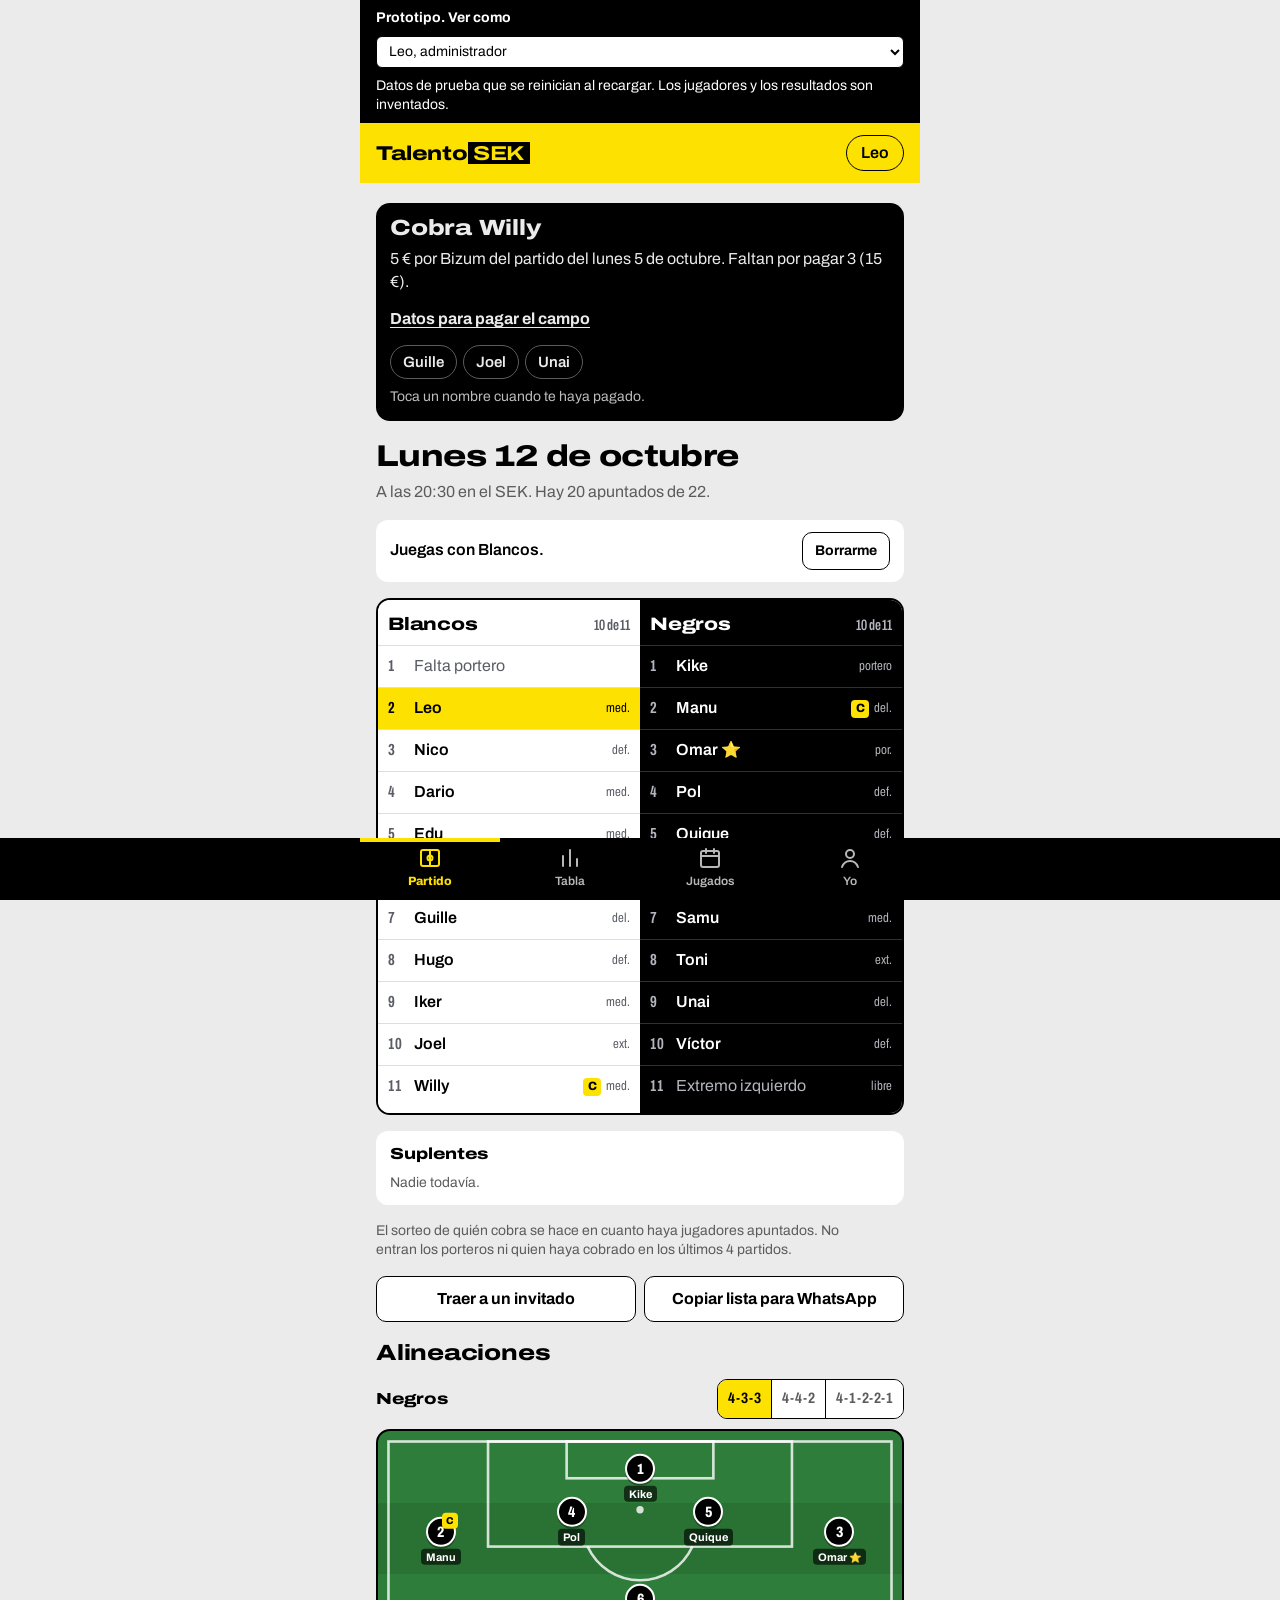
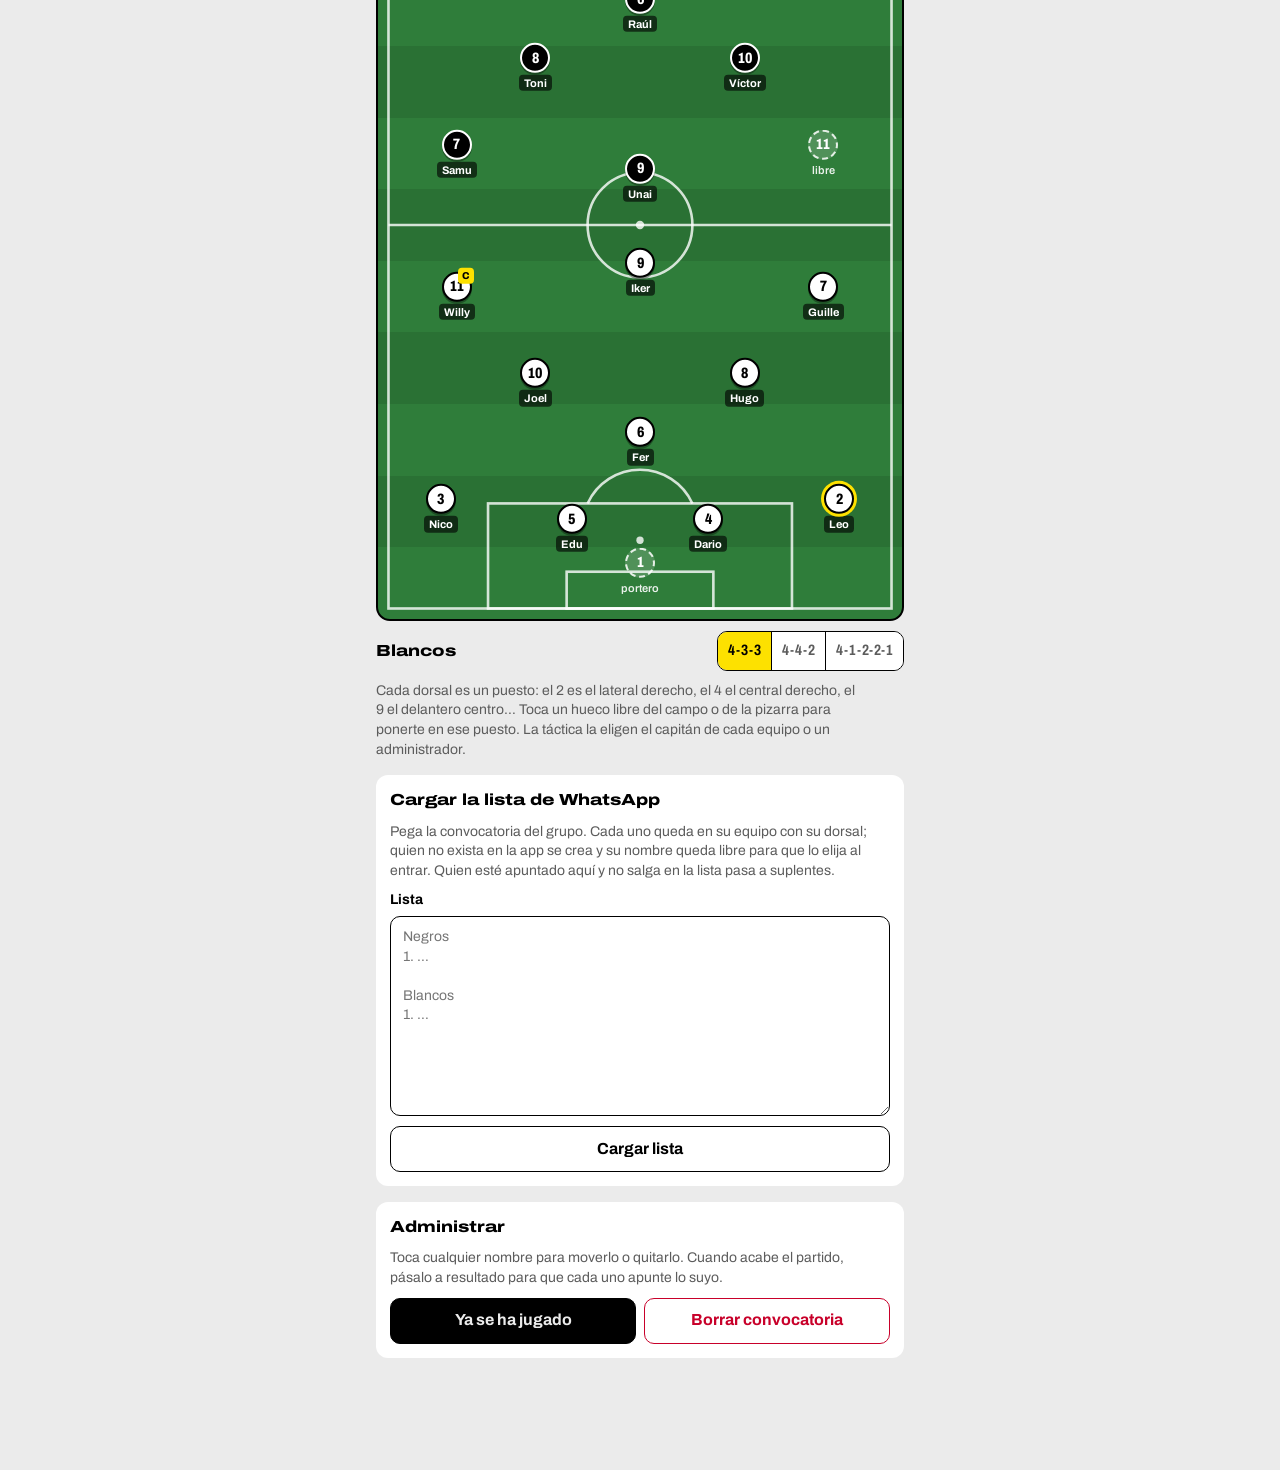
<file: demo.html>
<!doctype html>
<html lang="es">
<head>
<meta charset="utf-8">
<meta name="viewport" content="width=device-width,initial-scale=1,viewport-fit=cover">
<meta name="theme-color" content="#fde100">
<style>html{padding-top:env(safe-area-inset-top,0px)}body{margin:0}[hidden]{display:none!important}</style>
</head>
<body>
<title>TalentoSEK</title>
<link rel="stylesheet" href="https://fonts.googleapis.com/css2?family=Archivo:ital,wdth,wght@0,62..125,100..900;1,62..125,100..900&amp;display=swap">
<style>
/* TalentoSEK. Una columna de móvil; la pizarra Blancos contra Negros es la pieza central y lo demás se queda callado.
   Colores: el amarillo y el negro del Borussia Dortmund, sobre grises neutros. */
:root{
  --grada:#ebebeb; --papel:#ffffff; --suave:#f3f3f3; --tinta:#000000; --gris:#5c5c5c; --raya:#c9c9c9;
  --amarilla:#fde100; --sobre-amarilla:#000000; --roja:#c8002a; --cesped:#0a7d45;
  --blanco:#ffffff; --negro:#000000; --gris-en-blanco:#5a5d64; --gris-en-negro:#b3b6be; --raya-en-blanco:#dcdee2; --raya-en-negro:#2e3035;
  --f:"Archivo","Arial Narrow",Arial,system-ui,sans-serif;
}
@media (prefers-color-scheme: dark){
  :root:not([data-theme="light"]){
    --grada:#111111; --papel:#1f1f1f; --suave:#2b2b2b; --tinta:#ffffff; --gris:#adadad; --raya:#404040;
    --roja:#ff6176; --cesped:#3fd088; color-scheme:dark;
  }
}
:root[data-theme="dark"]{
  --grada:#111111; --papel:#1f1f1f; --suave:#2b2b2b; --tinta:#ffffff; --gris:#adadad; --raya:#404040;
  --roja:#ff6176; --cesped:#3fd088; color-scheme:dark;
}
*{box-sizing:border-box}
body{background:var(--grada);color:var(--tinta);font:400 16px/1.4 var(--f);font-stretch:100%}
h1,h2,h3,p,ul,ol,dl,dd{margin:0}
ul,ol{padding:0;list-style:none}
button,input,select,textarea{font:inherit;color:inherit}
button{cursor:pointer}
:focus-visible{outline:3px solid var(--amarilla);outline-offset:2px;box-shadow:0 0 0 5px var(--tinta)}
#app{max-width:560px;margin:0 auto;padding-inline:16px;padding-block:0 112px;display:flex;flex-direction:column;gap:20px}

/* cabecera */
.cab{display:flex;align-items:center;justify-content:space-between;gap:12px;background:var(--amarilla);color:#000;margin-inline:-16px;padding:12px 16px}
.proto + .cab{margin-top:-20px}
.marca{font-weight:800;font-stretch:125%;font-size:20px;letter-spacing:-.02em}
.marca b{background:#000;color:var(--amarilla);padding:0 5px;margin-left:1px}
.quien{border:1.5px solid #000;color:#000;background:transparent;border-radius:999px;padding:6px 14px;font-weight:600;min-height:36px;max-width:55%;overflow:hidden;text-overflow:ellipsis;white-space:nowrap}
.proto{display:flex;flex-wrap:wrap;align-items:center;gap:8px 12px;background:#000;color:#fff;margin-inline:-16px;padding:8px 16px;font-size:14px}
.proto label{font-weight:700}
.proto select{background:#fff;color:#000;border:1.5px solid #000;border-radius:6px;padding:4px 8px;min-height:32px;max-width:100%}
.proto p{flex:1 1 100%}

/* textos */
.cuando{font-weight:800;font-stretch:125%;font-size:30px;line-height:1.02;letter-spacing:-.02em;text-wrap:balance}
.donde{color:var(--gris);max-width:60ch}
.vista{display:flex;flex-direction:column;gap:16px}
.bloque{display:flex;flex-direction:column;gap:10px}
h2{font-weight:800;font-stretch:125%;font-size:22px;letter-spacing:-.01em;text-wrap:balance}
.nota{color:var(--gris);font-size:14px;max-width:60ch}
.aviso{font-weight:600}
.aviso.mal{color:var(--roja)}
.aviso.bien{color:var(--cesped)}

/* botones */
.btn{border:1.5px solid var(--tinta);background:var(--papel);border-radius:10px;padding:10px 16px;font-weight:700;min-height:46px;text-align:center}
.btn.pri{background:var(--amarilla);color:var(--sobre-amarilla);border-color:var(--sobre-amarilla)}
.btn.osc{background:var(--tinta);color:var(--grada)}
.btn.peligro{color:var(--roja);border-color:var(--roja)}
.btn.min{min-height:38px;padding:6px 12px;font-size:14px}
.btn:disabled{opacity:.5;cursor:default}
.btn.ancho{width:100%}
.fila-btn{display:flex;flex-wrap:wrap;gap:8px}
.fila-btn .btn{flex:1 1 150px}
.enlace{border:0;background:none;padding:6px 0;font-weight:700;text-decoration:underline;text-underline-offset:3px;min-height:36px}

/* mi estado */
.estado{display:flex;flex-wrap:wrap;align-items:center;justify-content:space-between;gap:10px;background:var(--papel);border-radius:12px;padding:12px 14px}
.estado p{flex:1 1 180px;min-width:0;font-weight:600}

/* la pizarra */
.pizarra{display:grid;grid-template-columns:minmax(0,1fr) minmax(0,1fr);border:2px solid var(--tinta);border-radius:14px;overflow:hidden}
.lado{padding:12px 0 6px;min-width:0}
.lado.a{background:var(--blanco);color:#000;--g:var(--gris-en-blanco);--r:var(--raya-en-blanco)}
.lado.b{background:var(--negro);color:#fff;--g:var(--gris-en-negro);--r:var(--raya-en-negro)}
.lado h3{display:flex;align-items:baseline;justify-content:space-between;gap:6px;padding:0 10px 8px;font-weight:800;font-stretch:125%;font-size:18px;letter-spacing:-.01em}
.lado h3 span{font-weight:600;font-stretch:62%;font-size:15px;color:var(--g)}
.fila{display:grid;grid-template-columns:20px minmax(0,1fr) auto;align-items:center;gap:6px;min-height:42px;padding:0 10px;border-top:1px solid var(--r);width:100%;text-align:left;background:transparent;border-inline:0;border-bottom:0;color:inherit}
.fila .n{font-stretch:62%;font-weight:700;color:var(--g);font-variant-numeric:tabular-nums}
.fila .nom{overflow:hidden;text-overflow:ellipsis;white-space:nowrap;font-weight:600}
.fila .ext{font-size:13px;font-stretch:75%;color:var(--g);white-space:nowrap}
.cap{display:inline-grid;place-items:center;width:18px;height:18px;margin-right:5px;border-radius:4px;background:var(--amarilla);color:#000;font-weight:800;font-size:12px;font-stretch:100%;vertical-align:middle}
.fila.yo .cap{background:#000;color:var(--amarilla)}
.fila.yo{background:var(--amarilla);color:#000}
.fila.yo .n,.fila.yo .ext{color:#000}
.fila.libre .nom{font-weight:400;color:var(--g)}
button.fila:hover .nom{text-decoration:underline;text-underline-offset:3px}
.sup{background:var(--papel);border-radius:12px;padding:12px 14px;display:flex;flex-direction:column;gap:8px}
.sup h3{font-weight:800;font-stretch:125%;font-size:16px}
.sup ul{display:flex;flex-wrap:wrap;gap:6px}
.ficha{border:1.5px solid var(--raya);background:transparent;border-radius:999px;padding:5px 12px;min-height:34px;font-weight:600;font-size:15px}
.ficha.yo{background:var(--amarilla);color:#000;border-color:#000}
.ficha.on{background:var(--tinta);color:var(--grada);border-color:var(--tinta)}

/* alineaciones */
.alineaciones{display:flex;flex-direction:column;gap:10px}
.tac{display:flex;flex-wrap:wrap;align-items:center;justify-content:space-between;gap:8px}
.tac-eq{font-weight:800;font-stretch:125%;font-size:16px}
.tac-v{font-weight:700;font-stretch:75%;font-size:18px}
.tac .seg{display:inline-flex;border:1.5px solid var(--tinta);border-radius:10px;overflow:hidden}
.tac .seg button{border:0;background:var(--papel);padding:7px 10px;min-height:38px;font-weight:700;font-stretch:75%;font-size:15px;color:var(--gris)}
.tac .seg button + button{border-left:1.5px solid var(--tinta)}
.tac .seg button[aria-pressed="true"]{background:var(--amarilla);color:#000}
.cancha{position:relative;width:100%;aspect-ratio:2 / 3;max-width:100%;border-radius:14px;overflow:hidden;border:2px solid var(--tinta);
  background:repeating-linear-gradient(180deg,#2f7d3a 0 9.09%,#2a7134 9.09% 18.18%)}
.cancha .lineas{position:absolute;inset:0;width:100%;height:100%}
.jg{position:absolute;transform:translate(-50%,-50%);display:flex;flex-direction:column;align-items:center;gap:2px;width:76px;padding:0;border:0;background:none;color:#fff}
.jg .dor{position:relative;display:grid;place-items:center;width:30px;height:30px;border-radius:50%;font-weight:800;font-stretch:75%;font-size:15px;box-shadow:0 2px 0 rgba(0,0,0,.35)}
.jg.a .dor{background:#fff;color:#000;border:2px solid #000}
.jg.b .dor{background:#000;color:#fff;border:2px solid #fff}
.jg.yo .dor{box-shadow:0 0 0 3px var(--amarilla),0 2px 0 rgba(0,0,0,.35)}
.jg .cap{position:absolute;top:-6px;right:-9px;width:16px;height:16px;border-radius:4px;background:var(--amarilla);color:#000;font-style:normal;font-size:10px;font-weight:800;font-stretch:100%;display:grid;place-items:center}
.jg .jn{max-width:76px;padding:1px 5px;border-radius:4px;background:rgba(0,0,0,.62);font-size:11px;font-weight:700;line-height:1.3;white-space:nowrap;overflow:hidden;text-overflow:ellipsis}
.jg .jn .sim{font-size:10px}
.jg.vacio{cursor:pointer}
.jg.vacio .dor{background:rgba(255,255,255,.16);color:#fff;border:2px dashed rgba(255,255,255,.85);box-shadow:none}
.jg.vacio .jn{background:none;font-weight:600;opacity:.9}
button.jg.vacio:hover .dor{background:rgba(253,225,0,.35)}

/* marcador */
.marcador{display:grid;grid-template-columns:minmax(0,1fr) auto minmax(0,1fr);align-items:center;gap:8px;text-align:center}
.marcador .eq{font-weight:800;font-stretch:125%;font-size:16px}
.marcador .num{font-weight:800;font-stretch:62%;font-size:84px;line-height:.9;font-variant-numeric:tabular-nums}
.marcador .raya{font-stretch:62%;font-size:44px;color:var(--gris)}
.mm{display:inline-flex;gap:6px;justify-content:center}
.mm button,.paso button{width:42px;height:42px;border:1.5px solid var(--tinta);border-radius:10px;background:var(--papel);font-weight:800;font-size:20px;line-height:1}
.mm button:disabled,.paso button:disabled{opacity:.35}
.paso{display:flex;align-items:center;justify-content:space-between;gap:10px;padding:6px 0;border-top:1px solid var(--raya)}
.paso:first-of-type{border-top:0}
.paso .ctl{display:inline-flex;align-items:center;gap:8px}
.paso output{min-width:28px;text-align:center;font-weight:800;font-stretch:62%;font-size:26px;font-variant-numeric:tabular-nums}
.tarjeta{background:var(--papel);border-radius:12px;padding:14px;display:flex;flex-direction:column;gap:10px}
.tarjeta h3{font-weight:800;font-stretch:125%;font-size:16px}

/* pagar */
.pagar{display:flex;align-items:center;gap:14px}
.pagar p{font-weight:600;min-width:0}
.pasta{flex:none;width:76px;height:76px;border-radius:50%;border:3px solid #000;background:var(--amarilla);display:grid;place-items:center;font-size:42px;line-height:1;padding:0;box-shadow:0 5px 0 #000}
.pasta:active{transform:translateY(4px);box-shadow:0 1px 0 #000}
.cobro .pasta{border-color:var(--grada);box-shadow:0 5px 0 var(--grada)}
@media (prefers-reduced-motion:no-preference){
  .pasta span{display:block;animation:baila 1.6s ease-in-out infinite}
  @keyframes baila{0%,60%,100%{transform:rotate(0)}70%{transform:rotate(-14deg)}80%{transform:rotate(12deg)}90%{transform:rotate(-6deg)}}
}

/* el Comité de Competición */
.comite{padding:7px;border-radius:14px;background:repeating-linear-gradient(-45deg,#000 0 12px,#fde100 12px 24px)}
.comite > div{background:#fde100;color:#000;border-radius:8px;padding:12px 14px;display:flex;flex-direction:column;gap:6px}
.comite .ct{font-weight:700;font-size:13px}
.comite .cf{font-weight:800;font-stretch:125%;font-size:19px;line-height:1.12;letter-spacing:-.01em;text-wrap:balance}
.comite .cd{font-weight:600;font-size:14px}
.comite.leve{background:repeating-linear-gradient(-45deg,var(--tinta) 0 12px,var(--raya) 12px 24px)}
.comite.leve > div{background:var(--papel);color:var(--tinta)}
@media (prefers-reduced-motion:no-preference){
  .comite:not(.leve){background-size:34px 34px;animation:cinta 1s linear infinite}
  @keyframes cinta{to{background-position:34px 0}}
}
.ficha small{font-weight:400;font-size:12px}

/* cobros */
.cobro{background:var(--tinta);color:var(--grada);border-radius:14px;padding:14px;display:flex;flex-direction:column;gap:8px}
.cobro .t{font-weight:800;font-stretch:125%;font-size:22px;line-height:1.05;letter-spacing:-.01em;overflow-wrap:anywhere}
.cobro .btn{border-color:var(--grada)}
.cobro .ficha{border-color:var(--gris);color:var(--grada)}
.cobro ul{display:flex;flex-wrap:wrap;gap:6px}

/* tablas */
.tablawrap{overflow-x:auto;background:var(--papel);border-radius:12px}
table{border-collapse:collapse;width:100%;font-variant-numeric:tabular-nums}
th,td{padding:10px 8px;text-align:center;white-space:nowrap;border-bottom:1px solid var(--raya)}
tbody tr:last-child th,tbody tr:last-child td{border-bottom:0}
thead th{font-weight:600;font-size:13px;color:var(--gris);padding-block:8px}
thead th.izq{text-align:left;padding-left:12px}
thead button{border:0;background:none;padding:4px 2px;font:inherit;color:inherit}
thead th[aria-sort] button{color:var(--tinta);font-weight:800;box-shadow:inset 0 -3px 0 var(--amarilla)}
tbody th{position:sticky;left:0;z-index:1;background:var(--papel);text-align:left;font-weight:600;padding-left:12px;max-width:42vw;overflow:hidden;text-overflow:ellipsis}
tbody th .pos{display:inline-block;width:22px;color:var(--gris);font-stretch:62%;font-weight:700}
tbody td{font-stretch:62%;font-weight:500;font-size:19px;color:var(--gris)}
tbody td.on{color:var(--tinta);font-weight:800}
tbody tr.yo th,tbody tr.yo td{background:var(--amarilla);color:#000}
tbody tr.yo .pos{color:#000}
tbody tr.sin th,tbody tr.sin td{color:var(--gris);font-weight:400}
.racha{display:inline-flex;gap:3px;vertical-align:middle}
.r{display:inline-grid;place-items:center;width:20px;height:20px;border-radius:50%;font-weight:800;font-size:11px;font-stretch:100%;color:#fff}
.r.v{background:#0a7d45}.r.e{background:#6b6f78}.r.d{background:#c8002a}

/* historial */
.partido{background:var(--papel);border-radius:12px;padding:14px;display:flex;flex-direction:column;gap:10px}
.partido .res{display:flex;align-items:baseline;gap:10px;font-weight:800;font-stretch:62%;font-size:44px;line-height:1;font-variant-numeric:tabular-nums}
.partido .res small{font-stretch:125%;font-size:14px;font-weight:800}
.partido .res i{font-style:normal;color:var(--gris);font-weight:500}
.dos{display:grid;grid-template-columns:repeat(2,minmax(0,1fr));gap:12px}
.dos li{font-size:15px;overflow-wrap:anywhere}
.dos li span{color:var(--gris);font-size:13px}

.partido-cab{display:flex;flex-direction:column;align-items:flex-start;gap:6px;width:100%;padding:0;border:0;background:none;text-align:left;color:inherit}
.partido-cab .res{display:flex;align-items:baseline;gap:10px;font-weight:800;font-stretch:62%;font-size:44px;line-height:1;font-variant-numeric:tabular-nums}
.partido-cab .res small{font-stretch:125%;font-size:14px;font-weight:800}
.partido-cab .res i{font-style:normal;color:var(--gris);font-weight:500}
.partido-cab .ver{font-weight:700;font-size:14px;text-decoration:underline;text-underline-offset:3px}

/* formularios */
.campo{display:flex;flex-direction:column;gap:6px}
.campo label{font-weight:700;font-size:14px}
input[type="text"],input[type="date"],input[type="search"],select,textarea{background:var(--papel);border:1.5px solid var(--tinta);border-radius:10px;padding:10px 12px;min-height:46px;width:100%;max-width:100%}
textarea{min-height:200px;font-size:14px}
.lista-nombres{display:grid;grid-template-columns:repeat(2,minmax(0,1fr));gap:8px}
.lista-nombres button{border:1.5px solid var(--tinta);background:var(--papel);border-radius:10px;padding:10px 12px;min-height:48px;font-weight:700;text-align:left;overflow:hidden;text-overflow:ellipsis;white-space:nowrap}
.lista-nombres.una{grid-template-columns:minmax(0,1fr)}
.lista-nombres.una button{white-space:normal;overflow:visible}
.lista-nombres button:disabled{border-color:var(--raya);color:var(--gris);font-weight:400}
.jug{display:flex;align-items:center;justify-content:space-between;gap:8px;padding:10px 0;border-top:1px solid var(--raya)}
.jug:first-child{border-top:0}
.jug .q{min-width:0;display:flex;flex-direction:column}
.jug .q b{font-weight:700;overflow-wrap:anywhere}
.jug .q span{font-size:13px;color:var(--gris)}

.dato{display:flex;align-items:center;justify-content:space-between;gap:10px;padding:10px 0;border-top:1px solid var(--raya)}
.dato .valor{font-weight:700;font-size:17px;overflow-wrap:anywhere;user-select:all;-webkit-user-select:all}
.dato > div{min-width:0}

.portada{display:block;width:100%;max-height:340px;object-fit:cover;border-radius:14px;border:2px solid var(--tinta)}
input[type="file"]{font-size:14px;max-width:100%}

/* barra inferior */
.barra{position:fixed;left:0;right:0;bottom:0;z-index:5;background:#000;padding-bottom:env(safe-area-inset-bottom,0px)}
.barra div{max-width:560px;margin:0 auto;display:grid;grid-template-columns:repeat(4,minmax(0,1fr))}
.barra button{border:0;background:none;padding:8px 2px 10px;display:flex;flex-direction:column;align-items:center;gap:3px;font-size:12px;font-weight:600;color:#b8b8b8;min-height:58px}
.barra svg{width:24px;height:24px;fill:none;stroke:currentColor;stroke-width:2;stroke-linecap:round;stroke-linejoin:round}
.barra button[aria-current="page"]{color:var(--amarilla);font-weight:800;box-shadow:inset 0 4px 0 var(--amarilla)}

/* hoja inferior */
.velo{position:fixed;inset:0;z-index:8;background:rgba(0,0,0,.55);border:0;width:100%;height:100%;cursor:default}
.hoja{position:fixed;left:0;right:0;bottom:0;z-index:9;max-width:560px;margin:0 auto;background:var(--papel);border:2px solid var(--tinta);border-bottom:0;border-radius:18px 18px 0 0;padding:18px 16px;padding-bottom:calc(18px + env(safe-area-inset-bottom,0px));display:flex;flex-direction:column;gap:12px;max-height:86%;overflow-y:auto}
.hoja h2{font-size:20px}
#toast{position:fixed;left:16px;right:16px;bottom:calc(84px + env(safe-area-inset-bottom,0px));z-index:12;display:flex;justify-content:center;pointer-events:none}
#toast p{background:var(--tinta);color:var(--grada);padding:10px 14px;border-radius:10px;font-weight:600;max-width:480px}
@media (prefers-reduced-motion:no-preference){
  .hoja{animation:sube .18s ease-out}
  @keyframes sube{from{transform:translateY(24px);opacity:.6}to{transform:none;opacity:1}}
}
@media (max-width:360px){.cuando{font-size:26px}.marcador .num{font-size:68px}}
</style>
<div id="app"></div>
<script>
/* Datos de prueba con nombres inventados, para enseñar la app sin datos de nadie. */
window.TS_SEED = {
  note: 'Los jugadores y los resultados son inventados.',
  admin: 'u-admin',
  field: { iban: 'ES0000000000000000000000', name: 'Club Deportivo de Ejemplo', concept: 'Fútbol 11', amount: '100' },
  tags: { 'Omar': '⭐' },
  captains: ['Willy', 'Leo', 'Manu', 'Omar'],
  poll: { q: '¿Quién llega siempre tarde?', options: ['Bruno', 'Manu', 'Toni', 'Willy'] },
  personas: [
    { uid: 'u-admin', label: 'Leo, administrador' },
    { uid: 'u-jugador', label: 'Nico, jugador' },
    { uid: 'u-nuevo', label: 'Un móvil que entra por primera vez' }
  ],
  players: [['Leo', [], 'u-admin', 'med'], ['Nico', [], 'u-jugador', 'def'], ['Bruno', [], null, 'por'], ['Dario', [], null, 'med'], ['Edu', [], null, 'med'], ['Fer', [], null, 'ext'], ['Guille', [], null, 'del'], ['Hugo', [], null, 'def'], ['Iker', [], null, 'med'], ['Joel', [], null, 'ext'], ['Kike', [], null, 'por'], ['Manu', [], null, 'del'], ['Omar', [], null, 'por'], ['Pol', [], null, 'def'], ['Quique', [], null, 'def'], ['Raúl', [], null, 'med'], ['Samu', [], null, 'med'], ['Toni', [], null, 'ext'], ['Unai', [], null, 'del'], ['Víctor', [], null, 'def'], ['Willy', [], null, 'med'], ['Xavi', [], null, 'ext'], ['Yago', [], null, 'por']],
  matches: [
    { date: '2026-10-05', status: 'closed', sa: 3, sb: 4, cob: 'Willy',
      a: [['Bruno', 1], ['Leo', 0, 1, 1, 1], ['Nico', 0, 1, 0, 1], ['Dario', 0, 1, 0, 1], ['Edu', 0, 0, 1, 1], ['Fer', 0, 0, 1, 1], ['Guille', 0], ['Hugo', 0, 0, 0, 1], ['Iker', 0, 0, 0, 1], ['Joel', 0], ['Willy', 0]],
      b: [['Kike', 1], ['Manu', 0, 2, 0, 1], ['Omar', 0, 1, 1, 1], ['Pol', 0, 1, 0, 1], ['Quique', 0, 0, 2, 1], ['Raúl', 0, 0, 1, 1], ['Samu', 0, 0, 0, 1], ['Toni', 0, 0, 0, 1], ['Unai', 0], ['Víctor', 0, 0, 0, 1], ['Xavi', 0, 0, 0, 1]] },
    { date: '2026-10-12', status: 'open',
      a: [['Leo'], ['Nico'], ['Dario'], ['Edu'], ['Fer'], ['Guille'], ['Hugo'], ['Iker'], ['Joel'], ['Willy']],
      b: [['Kike', 1], ['Manu'], ['Omar'], ['Pol'], ['Quique'], ['Raúl'], ['Samu'], ['Toni'], ['Unai'], ['Víctor']] }
  ]
};
</script>
<script>
/* Datos de prueba en memoria para el prototipo. La app real cambia este archivo por la conexión con la base de datos;
   los permisos de aquí son los mismos que tendrán las reglas de seguridad. */
window.createBackend = function () {
  'use strict';
  var seed0 = window.TS_SEED || {};
  var db = { players: {}, users: {}, admins: {}, matches: {}, entries: {}, poll: null, captains: [], field: seed0.field || null, cover: seed0.cover || null };
  var seq = 0, t0 = Date.now() - 3 * 86400000;
  function id(p) { seq++; return p + seq.toString(36) + Math.random().toString(36).slice(2, 6); }
  function add(name, aka, uid, pos) {
    var pid = id('p');
    db.players[pid] = { id: pid, name: name, aka: aka || [], uid: uid || null, guestOf: null, pos: pos || null };
    if (uid) db.users[uid] = pid;
    return pid;
  }
  // Los datos de prueba llegan aparte (window.TS_SEED) para que el código no lleve nombres dentro.
  var seed = window.TS_SEED || { players: [], admin: null, matches: [], personas: [] };
  var N = {};
  seed.players.forEach(function (r) { N[r[0]] = add(r[0], r[1], r[2], r[3]); });
  if (seed.admin) db.admins[seed.admin] = true;
  Object.keys(seed.tags || {}).forEach(function (n) { if (N[n]) db.players[N[n]].tag = seed.tags[n]; });
  if (seed.captains) db.captains = seed.captains.map(function (n) { return N[n]; }).filter(Boolean);
  if (seed.poll) db.poll = { q: seed.poll.q, options: seed.poll.options, active: true };
  function entry(t, gk, i, g, a, og, paid) { return { t: t, gk: !!gk, at: t0 + i * 60000, g: g || 0, a: a || 0, og: og || 0, paid: !!paid }; }
  // cada jugador de un partido: [nombre, portero, goles, asistencias, pagado]
  seed.matches.forEach(function (sm, k) {
    var mid = 'm' + sm.date.replace(/-/g, ''), es = {}, fin = null, i = 0;
    ['a', 'b', 's'].forEach(function (t) {
      (sm[t] || []).forEach(function (r) { es[N[r[0]]] = entry(t, r[1], k * 1000 + (i++), r[2], r[3], 0, r[4]); });
    });
    if (sm.status === 'closed') {
      fin = {};
      Object.keys(es).forEach(function (pid, j) { var e = es[pid]; if (e.t !== 's') fin[pid] = { t: e.t, gk: e.gk, g: e.g, a: e.a, og: e.og, o: j }; });
    }
    db.matches[mid] = { id: mid, date: sm.date, time: '20:30', status: sm.status, sa: sm.sa || 0, sb: sm.sb || 0, cob: sm.cob ? N[sm.cob] : null, final: fin, drawAt: null, endAt: null };
    db.entries[mid] = es;
  });

  var uid = seed.personas.length ? seed.personas[0].uid : 'u-0', watchers = [];
  function clone(o) { return JSON.parse(JSON.stringify(o)); }
  function snap() {
    return clone({
      me: { uid: uid, pid: db.users[uid] || null, isAdmin: !!db.admins[uid] },
      players: Object.keys(db.players).map(function (k) { return db.players[k]; }),
      admins: db.admins,
      poll: db.poll,
      captains: db.captains,
      field: db.field,
      cover: db.cover,
      matches: Object.keys(db.matches).map(function (k) { return db.matches[k]; }),
      entries: db.entries
    });
  }
  function emit() { var s = snap(); watchers.forEach(function (w) { w(s); }); }
  function deny(msg) { var e = new Error(msg || 'No tienes permiso para hacer eso.'); e.code = 'denied'; throw e; }
  function admin() { return !!db.admins[uid]; }
  function mine() { return db.users[uid] || null; }
  function owns(pid) { var p = db.players[pid], me = mine(); return !!p && !!me && (pid === me || p.guestOf === me); }
  function only(patch, keys) { return Object.keys(patch).every(function (k) { return keys.indexOf(k) >= 0; }); }
  function op(fn) {
    return new Promise(function (ok, ko) {
      try { var r = fn(); emit(); ok(r); } catch (e) { ko(e); }
    });
  }

  return {
    mock: true,
    personas: seed.personas,
    note: seed.note || '',
    switchUser: function (u) { uid = u; emit(); },
    watch: function (cb) { watchers.push(cb); cb(snap()); },

    claimPlayer: function (pid) {
      return op(function () {
        var p = db.players[pid];
        if (!p) deny('Ese jugador ya no existe.');
        if (mine()) deny('Este móvil ya está asociado a un jugador.');
        if (p.uid) deny('Ese nombre ya lo ha cogido otro móvil. Pide a un administrador que lo libere.');
        p.uid = uid; db.users[uid] = pid;
      });
    },
    createPlayer: function (data) {
      return op(function () {
        var name = String(data.name || '').trim().slice(0, 30);
        if (!name) deny('Escribe un nombre.');
        var pid = id('p'), p = { id: pid, name: name, aka: [], uid: null, guestOf: null, pos: null };
        if (data.guestOf) {
          if (data.guestOf !== mine() && !admin()) deny();
          p.guestOf = data.guestOf;
        } else if (!admin() || data.self) {
          if (mine()) deny('Este móvil ya está asociado a un jugador.');
          p.uid = uid; db.users[uid] = pid;
        }
        db.players[pid] = p;
        return pid;
      });
    },
    releasePlayer: function (pid) {
      return op(function () {
        var p = db.players[pid];
        if (!p) return;
        if (!admin() && pid !== mine()) deny();
        if (p.uid) delete db.users[p.uid];
        p.uid = null;
      });
    },
    updatePlayer: function (pid, patch) {
      return op(function () {
        if (!admin()) deny();
        var p = db.players[pid];
        if (!p) deny('Ese jugador ya no existe.');
        if (patch.name !== undefined) p.name = String(patch.name).trim().slice(0, 30) || p.name;
        if (patch.aka) p.aka = patch.aka;
        if (patch.tag !== undefined) p.tag = patch.tag || null;
      });
    },
    // Lo que cada jugador puede cambiar de sí mismo: su posición y su respuesta a la encuesta.
    setProfile: function (pid, patch) {
      return op(function () {
        var p = db.players[pid];
        if (!p) deny('Ese jugador ya no existe.');
        if (!admin() && pid !== mine()) deny();
        if ('pos' in patch) p.pos = patch.pos || null;
        if ('poll' in patch) p.poll = patch.poll || null;
      });
    },
    setTactic: function (mid, t, v) {
      return op(function () {
        var m = db.matches[mid];
        if (!m) deny('Ese partido ya no existe.');
        if (!admin() && !(mine() && db.entries[mid][mine()])) deny();
        m.tac = Object.assign({}, m.tac || {});
        m.tac[t] = v;
      });
    },
    setCover: function (data) {
      return op(function () {
        if (!admin()) deny();
        db.cover = data || null;
      });
    },
    setField: function (data) {
      return op(function () {
        if (!admin()) deny();
        db.field = data;
      });
    },
    setCaptains: function (order) {
      return op(function () {
        if (!admin()) deny();
        db.captains = order.slice();
      });
    },
    setPoll: function (data) {
      return op(function () {
        if (!admin()) deny();
        db.poll = { q: data.q, options: data.options, active: !!data.active };
      });
    },
    deletePlayer: function (pid) {
      return op(function () {
        var p = db.players[pid];
        if (!p) return;
        if (!admin() && !(p.guestOf && p.guestOf === mine())) deny();
        Object.keys(db.matches).forEach(function (mid) {
          var m = db.matches[mid];
          if (m.final && m.final[pid]) deny('Tiene partidos cerrados; se puede renombrar, pero no borrar.');
        });
        Object.keys(db.entries).forEach(function (mid) { delete db.entries[mid][pid]; });
        if (p.uid) delete db.users[p.uid];
        delete db.players[pid];
      });
    },
    setAdmin: function (pid, on) {
      return op(function () {
        if (!admin()) deny();
        var p = db.players[pid];
        if (!p || !p.uid) deny('Primero tiene que entrar en la app y elegir su nombre.');
        if (!on && p.uid === uid) deny('No puedes quitarte a ti mismo de administrador.');
        if (on) db.admins[p.uid] = true; else delete db.admins[p.uid];
      });
    },
    createMatch: function (data) {
      return op(function () {
        if (!admin()) deny();
        var mid = 'm' + String(data.date).replace(/-/g, '') + id('');
        db.matches[mid] = { id: mid, date: data.date, time: data.time || '20:30', status: 'open', sa: 0, sb: 0, cob: null, final: null, drawAt: data.drawAt || null, endAt: data.endAt || null, drawn: false };
        db.entries[mid] = {};
        return mid;
      });
    },
    updateMatch: function (mid, patch) {
      return op(function () {
        if (!admin()) deny();
        var m = db.matches[mid];
        if (!m) deny('Ese partido ya no existe.');
        Object.keys(patch).forEach(function (k) { m[k] = patch[k]; });
      });
    },
    advanceMatch: function (mid) {
      return op(function () {
        var m = db.matches[mid];
        if (!m) deny('Ese partido ya no existe.');
        if (!admin() && !(mine() && m.status === 'open' && m.endAt && Date.now() >= m.endAt)) deny();
        if (m.status === 'open') m.status = 'review';
      });
    },
    drawCollector: function (mid, pid) {
      return op(function () {
        var m = db.matches[mid], e = m && db.entries[mid][pid];
        if (!m) deny('Ese partido ya no existe.');
        if (!admin()) {
          if (!mine() || m.cob || m.drawn || m.status === 'closed' || !m.drawAt || Date.now() < m.drawAt) deny();
          if (!e || e.gk || (e.t !== 'a' && e.t !== 'b')) deny();
        }
        m.cob = pid; m.drawn = true;
      });
    },
    deleteMatch: function (mid) {
      return op(function () {
        if (!admin()) deny();
        delete db.matches[mid]; delete db.entries[mid];
      });
    },
    setEntry: function (mid, pid, data) {
      return op(function () {
        var m = db.matches[mid];
        if (!m) deny('Ese partido ya no existe.');
        if (!admin() && !(owns(pid) && m.status === 'open')) deny(m.status === 'open' ? undefined : 'La convocatoria ya está cerrada.');
        db.entries[mid][pid] = { t: data.t, gk: !!data.gk, at: data.at || Date.now(), g: 0, a: 0, og: 0, paid: false };
        if (data.n) db.entries[mid][pid].n = data.n;
      });
    },
    updateEntry: function (mid, pid, patch) {
      return op(function () {
        var m = db.matches[mid], e = m && db.entries[mid][pid];
        if (!e) deny('Ese jugador ya no está en el partido.');
        if (!admin()) {
          var me = mine(), late = m.status !== 'open', pay = only(patch, ['paid', 'paidBy']);
          var ok = owns(pid)
            ? (m.status === 'open' ? only(patch, ['t', 'gk', 'n']) : m.status === 'review' ? only(patch, ['g', 'a', 'og', 'paid', 'dec', 'paidBy']) : pay)
            // pagos de otros: quien cobra los marca y desmarca; cualquier jugador puede pagar por otro y deshacerlo
            : !!me && late && pay && (m.cob === me || (patch.paid === true && patch.paidBy === me) || (patch.paid === false && e.paidBy === me));
          if (!ok) deny('Eso solo puede cambiarlo un administrador.');
        }
        Object.keys(patch).forEach(function (k) { e[k] = patch[k]; });
      });
    },
    deleteEntry: function (mid, pid) {
      return op(function () {
        var m = db.matches[mid];
        if (!m || !db.entries[mid][pid]) return;
        if (!admin() && !(owns(pid) && m.status === 'open')) deny();
        delete db.entries[mid][pid];
      });
    }
  };
};
</script>
<script>
(function () {
  'use strict';
  var FEE = 5, CAP = 11, TEAM = { a: 'Blancos', b: 'Negros', s: 'Suplentes' };
  var POS = { por: 'Portero', def: 'Defensa', med: 'Mediocampista', ext: 'Extremo', del: 'Delantero' };
  var app = document.getElementById('app');
  var B = window.createBackend();
  var S = { loading: true, me: { uid: null, pid: null, isAdmin: false }, players: [], admins: {}, matches: [], entries: {} };
  var idx = {};
  var ui = { tab: 'partido', sort: 'g', onboarding: false, pending: null, pollQ: null, pollOpts: null, addNames: '', tagInput: '', wiz: null, payFor: {}, fld: null, openM: {}, importText: '', importNote: '', mergeWith: '', sheet: null, confirm: null, newName: '', guestName: '', guestTeam: 's', newDate: '', rename: '' };

  /* ---------- utilidades ---------- */
  function esc(s) {
    return String(s).replace(/[&<>"']/g, function (c) { return { '&': '&amp;', '<': '&lt;', '>': '&gt;', '"': '&quot;', "'": '&#39;' }[c]; });
  }
  function byName(a, b) { return a.name.localeCompare(b.name, 'es', { sensitivity: 'base' }); }
  function nameOf(pid) { return idx[pid] ? idx[pid].name : 'Jugador borrado'; }
  // Nombre para pintar: con el símbolo que un administrador le haya puesto a ese jugador, a su derecha.
  function nm(pid) { var p = idx[pid]; return esc(nameOf(pid)) + (p && p.tag ? ' <span class="sim">' + esc(p.tag) + '</span>' : ''); }
  function norm(s) { return String(s).normalize('NFD').replace(/[̀-ͯ]/g, '').toLowerCase().replace(/[^a-z0-9]+/g, ' ').trim(); }
  function iso(d) { var m = d.getMonth() + 1, x = d.getDate(); return d.getFullYear() + '-' + (m < 10 ? '0' : '') + m + '-' + (x < 10 ? '0' : '') + x; }
  function nextMonday() {
    // el primer lunes que quede libre: después de hoy y del último partido que ya exista
    var d = new Date(), last = S.matches.map(function (m) { return m.date; }).sort().pop();
    if (last) { var l = new Date(last + 'T12:00:00'); l.setDate(l.getDate() + 1); if (l > d) d = l; }
    d.setDate(d.getDate() + ((8 - d.getDay()) % 7));
    return iso(d);
  }
  function fmt(s, opts) {
    var d = new Date(s + 'T12:00:00');
    if (isNaN(d)) return s;
    try { var t = new Intl.DateTimeFormat('es-ES', opts).format(d).replace(',', ''); return t.charAt(0).toUpperCase() + t.slice(1); } catch (e) { return s; }
  }
  function largo(s) { return fmt(s, { weekday: 'long', day: 'numeric', month: 'long' }); }
  function corto(s) { return fmt(s, { weekday: 'short', day: 'numeric', month: 'short' }).toLowerCase(); }
  function lista(names) {
    if (names.length < 2) return names.join('');
    return names.slice(0, -1).join(', ') + ' y ' + names[names.length - 1];
  }
  function num(n, d) { try { return n.toLocaleString('es-ES', { minimumFractionDigits: d || 0, maximumFractionDigits: d || 0 }); } catch (e) { return String(n); } }

  /* ---------- lectura de datos ---------- */
  function sorted() { return S.matches.slice().sort(function (m, n) { return m.date < n.date ? -1 : m.date > n.date ? 1 : (m.id < n.id ? -1 : 1); }); }
  function closed() { return sorted().filter(function (m) { return m.status === 'closed' && m.final; }); }
  function ents(mid) { return S.entries[mid] || {}; }
  function side(m, t) {
    var src = m.status === 'closed' && m.final ? m.final : ents(m.id), out = [];
    Object.keys(src).forEach(function (pid) { if (src[pid].t === t) out.push({ pid: pid, e: src[pid] }); });
    return out.sort(function (x, y) {
      return ((y.e.gk ? 1 : 0) - (x.e.gk ? 1 : 0)) || ((x.e.at || x.e.o || 0) - (y.e.at || y.e.o || 0)) || nameOf(x.pid).localeCompare(nameOf(y.pid), 'es');
    });
  }
  function declared(m, t) {
    var o = t === 'a' ? 'b' : 'a', n = 0;
    side(m, t).forEach(function (x) { n += x.e.g || 0; });
    side(m, o).forEach(function (x) { n += x.e.og || 0; });
    return n;
  }
  // El capitán de un equipo es, de los que juegan en él, el que va primero en la jerarquía que fijan los administradores.
  function capOrder() { return (S.captains || []).filter(function (pid) { return !!idx[pid]; }); }
  function captainOf(m, t) {
    var team = {}, order = capOrder();
    side(m, t).forEach(function (x) { team[x.pid] = true; });
    for (var i = 0; i < order.length; i++) if (team[order[i]]) return order[i];
    return null;
  }
  // Sorteo de quién cobra: media hora antes del partido, entre los jugadores de campo apuntados.
  // No entran los porteros, los invitados ni quien haya cobrado en alguno de los 4 partidos anteriores.
  var SKIP = 4;
  function drawTime(m) {
    if (m.drawAt) return m.drawAt;
    var d = new Date(m.date + 'T' + (m.time || '20:30') + ':00');
    return isNaN(d) ? Infinity : d.getTime() - 30 * 60000;
  }
  function endTime(m) {
    if (m.endAt === null) return Infinity;   // reabierto a mano por un administrador: ya no pasa solo
    if (m.endAt) return m.endAt;
    var d = new Date(m.date + 'T' + (m.time || '20:30') + ':00');
    return isNaN(d) ? Infinity : d.getTime() + 90 * 60000;
  }
  function hhmm(ms) { var d = new Date(ms), h = d.getHours(), mi = d.getMinutes(); return (h < 10 ? '0' : '') + h + ':' + (mi < 10 ? '0' : '') + mi; }
  function candidates(m) {
    var field = side(m, 'a').concat(side(m, 'b')).filter(function (x) { return !x.e.gk && idx[x.pid] && !idx[x.pid].guestOf; }).map(function (x) { return x.pid; });
    var recent = sorted().filter(function (o) { return o.date < m.date && o.cob; }).slice(-SKIP).map(function (o) { return o.cob; });
    var fresh = field.filter(function (pid) { return recent.indexOf(pid) < 0; });
    return fresh.length ? fresh : field;   // si todos han cobrado hace poco, entran todos
  }
  // Datos para pagar el campo (cuenta, beneficiario, concepto e importe). Los guardan los administradores.
  function field() { var f = S.field; return f && f.iban ? f : null; }
  function iban4(s) { return String(s).replace(/\s+/g, '').replace(/(.{4})/g, '$1 ').trim(); }
  function fieldBtn(m) {
    return field() ? '<button class="enlace" data-act="sheet" data-k="field" data-mid="' + (m ? m.id : '') + '" data-fk="campo-' + (m ? m.id : 'yo') + '" style="align-self:flex-start">Datos para pagar el campo</button>' : '';
  }
  function concepto(m) {
    var f = field(), d = m ? new Date(m.date + 'T12:00:00') : null, when = '';
    if (d && !isNaN(d)) {
      var dd = d.getDate(), mm = d.getMonth() + 1;
      when = ', ' + fmt(m.date, { weekday: 'long' }).toLowerCase() + ' ' + (dd < 10 ? '0' : '') + dd + '/' + (mm < 10 ? '0' : '') + mm + '/' + d.getFullYear();
    }
    return (f.concept || 'Fútbol 11') + when;
  }
  function poll() { var p = S.poll; return p && p.active && p.q && p.options && p.options.length ? p : null; }
  function owns(pid) { var p = idx[pid], me = S.me.pid; return !!p && !!me && (pid === me || p.guestOf === me); }
  /* Dorsales y tácticas. Cada jugador de un equipo lleva un dorsal del 1 (portero) al 11, y el dorsal decide su sitio
     en el campo según la táctica del equipo. Posiciones: [distancia desde la banda derecha del equipo, profundidad
     desde su portería], ambas de 0 a 100. */
  var BASE = { pos: { 1: [50, 12], 2: [12, 28], 3: [88, 28], 4: [37, 23], 5: [63, 23] },
    names: { 1: 'Portero', 2: 'Lateral derecho', 3: 'Lateral izquierdo', 4: 'Central derecho', 5: 'Central izquierdo' } };
  var TACTICS = {
    '433': { label: '4-3-3', pos: { 6: [50, 45], 8: [30, 60], 10: [70, 60], 7: [15, 82], 9: [50, 88], 11: [85, 82] },
      names: { 6: 'Pivote', 7: 'Extremo derecho', 8: 'Interior derecho', 9: 'Delantero centro', 10: 'Interior izquierdo', 11: 'Extremo izquierdo' } },
    '442': { label: '4-4-2', pos: { 7: [12, 57], 6: [37, 51], 8: [63, 51], 11: [88, 57], 9: [35, 86], 10: [65, 86] },
      names: { 6: 'Mediocentro derecho', 7: 'Medio derecho', 8: 'Mediocentro izquierdo', 9: 'Delantero derecho', 10: 'Delantero izquierdo', 11: 'Medio izquierdo' } },
    '41221': { label: '4-1-2-2-1', pos: { 6: [50, 43], 8: [30, 57], 10: [70, 57], 7: [20, 73], 11: [80, 73], 9: [50, 88] },
      names: { 6: 'Pivote', 7: 'Extremo derecho', 8: 'Interior derecho', 9: 'Delantero centro', 10: 'Interior izquierdo', 11: 'Extremo izquierdo' } }
  };
  var TAC_ORDER = ['433', '442', '41221'];
  function tactic(m, t) { var k = m.tac && m.tac[t]; return TACTICS[k] ? k : '433'; }
  function roleName(m, t, n) { return BASE.names[n] || TACTICS[tactic(m, t)].names[n] || ''; }
  function spot(m, t, n) { return BASE.pos[n] || TACTICS[tactic(m, t)].pos[n]; }
  // Reparte el equipo en sus 11 dorsales. Quien no tiene dorsal (o choca con otro) ocupa el primer hueco libre.
  function slots(m, t, skip) {
    var arr = [], extra = [], rest = [];
    for (var i = 0; i < CAP; i++) arr.push(null);
    side(m, t).forEach(function (x) {
      if (x.pid === skip) return;
      var n = x.e.gk ? 1 : x.e.n;
      if (n >= 1 && n <= CAP && !arr[n - 1] && (n === 1) === !!x.e.gk) arr[n - 1] = x; else rest.push(x);
    });
    rest.forEach(function (x) {
      if (x.e.gk && !arr[0]) { arr[0] = x; return; }
      for (var j = 1; j < CAP; j++) if (!arr[j]) { arr[j] = x; return; }
      extra.push(x);   // sin portero y con los 10 dorsales de campo ocupados: el undécimo juega igual
    });
    return { arr: arr, extra: extra };
  }
  function size(m, t, skip) { return side(m, t).filter(function (x) { return x.pid !== skip; }).length; }
  // Dorsal de campo libre para alguien: el pedido si está libre, o el primero libre. null = sin dorsal pero cabe; false = completo.
  // Titulares: desde este partido, solo puede apuntarse en Blancos o Negros quien jugó los dos lunes anteriores;
  // el resto entra de suplente. Los administradores son la excepción y pueden subir a quien haga falta.
  var RULE_FROM = '2026-10-26';
  function lastTwo(m) { return sorted().filter(function (o) { return o.date < m.date && o.status !== 'open'; }).slice(-2); }
  function ruleOn(m) { return m.date >= RULE_FROM && lastTwo(m).length === 2; }
  function canStart(m, pid) {
    if (!ruleOn(m) || S.me.isAdmin) return true;
    return lastTwo(m).every(function (o) {
      var src = o.status === 'closed' && o.final ? o.final : ents(o.id), e = src[pid];
      return !!e && (e.t === 'a' || e.t === 'b');
    });
  }
  function benchMsg(m, who) {
    var ds = lastTwo(m).map(function (o) { return fmt(o.date, { day: 'numeric', month: 'long' }); });
    ui.sheet = { k: 'msg', title: who ? who + ' empieza en el banquillo' : 'Te toca empezar en el banquillo',
      text: 'Para apuntarse de titular hay que haber jugado los dos últimos lunes (' + lista(ds) + '). ' +
        (who ? 'Apúntalo de suplente' : 'Puedes apuntarte de suplente') + ' y un administrador puede subir a quien haga falta.' };
    render();
  }
  function fieldSlot(m, t, want, moving) {
    if (size(m, t, moving) >= CAP) return false;
    var L = slots(m, t, moving);
    if (want) return L.arr[want - 1] ? false : want;
    for (var j = 1; j < CAP; j++) if (!L.arr[j]) return j + 1;
    return null;
  }
  function gkFree(m, t, moving) { return size(m, t, moving) < CAP && !slots(m, t, moving).arr[0]; }
  function room(m, t, gk, moving) {
    if (t === 's') return true;
    return gk ? gkFree(m, t, moving) : fieldSlot(m, t, 0, moving) !== false;
  }
  function dues(m) {
    var payers = side(m, 'a').concat(side(m, 'b')).filter(function (x) { return !x.e.gk; }).map(function (x) { return x.pid; });
    if (m.settled) return { payers: payers, unpaid: [] };
    if (!S.entries[m.id]) return { payers: payers, unpaid: [], unknown: true };
    var es = ents(m.id);
    return { payers: payers, unpaid: payers.filter(function (pid) { return pid !== m.cob && !(es[pid] && es[pid].paid); }) };
  }
  function stats() {
    var rows = {};
    S.players.forEach(function (p) { rows[p.id] = { id: p.id, name: p.name, pj: 0, v: 0, e: 0, d: 0, g: 0, a: 0, ga: 0, pp: 0, pts: 0, gkpj: 0, gc: 0, cs: 0, form: [] }; });
    closed().forEach(function (m) {
      [['a', m.sa || 0, m.sb || 0], ['b', m.sb || 0, m.sa || 0]].forEach(function (t) {
        var res = t[1] > t[2] ? 'v' : t[1] < t[2] ? 'd' : 'e';
        side(m, t[0]).forEach(function (x) {
          var r = rows[x.pid];
          if (!r) return;
          r.pj++; r[res]++; r.form.push(res);
          r.g += x.e.g || 0; r.a += x.e.a || 0; r.pp += x.e.og || 0;
          if (x.e.gk) { r.gkpj++; r.gc += t[2]; if (!t[2]) r.cs++; }
        });
      });
    });
    return S.players.map(function (p) { var r = rows[p.id]; r.ga = r.g + r.a; r.pts = r.v * 3 + r.e; return r; });
  }

  /* ---------- avisos y llamadas ---------- */
  var toastEl = null, toastT = null;
  function toast(msg) {
    if (!toastEl) { toastEl = document.createElement('div'); toastEl.id = 'toast'; toastEl.setAttribute('role', 'status'); document.body.appendChild(toastEl); }
    toastEl.innerHTML = '<p>' + esc(msg) + '</p>';
    clearTimeout(toastT);
    toastT = setTimeout(function () { toastEl.innerHTML = ''; }, 4500);
  }
  function run(promise, okMsg) {
    return promise.then(function (r) { if (okMsg) toast(okMsg); return r; }, function (e) {
      toast(e && e.code === 'denied' ? e.message : 'No se ha podido guardar. Comprueba la conexión y vuelve a intentarlo.');
      return null;
    });
  }

  /* ---------- piezas de pantalla ---------- */
  var ICON = {
    partido: '<svg viewBox="0 0 24 24" aria-hidden="true"><rect x="3" y="4" width="18" height="16" rx="2"/><path d="M12 4v16M12 9.5a2.5 2.5 0 0 1 0 5a2.5 2.5 0 0 1 0-5"/></svg>',
    tabla: '<svg viewBox="0 0 24 24" aria-hidden="true"><path d="M5 20V10M12 20V4M19 20v-7"/></svg>',
    partidos: '<svg viewBox="0 0 24 24" aria-hidden="true"><rect x="3" y="5" width="18" height="16" rx="2"/><path d="M3 10h18M8 3v4M16 3v4"/></svg>',
    yo: '<svg viewBox="0 0 24 24" aria-hidden="true"><circle cx="12" cy="8" r="4"/><path d="M4 21c1.5-4 4.5-6 8-6s6.5 2 8 6"/></svg>'
  };
  function protoBar() {
    if (!B.personas) return '';
    return '<div class="proto"><label for="persona">Prototipo. Ver como</label><select id="persona" data-in="persona">' +
      B.personas.map(function (p) { return '<option value="' + p.uid + '"' + (p.uid === S.me.uid ? ' selected' : '') + '>' + esc(p.label) + '</option>'; }).join('') +
      '</select><p>Datos de prueba que se reinician al recargar. ' + esc(B.note || '') + '</p></div>';
  }
  function header() {
    return '<header class="cab"><p class="marca">Talento<b>SEK</b></p>' +
      (S.me.pid ? '<button class="quien" data-act="tab" data-t="yo" data-fk="quien">' + esc(nameOf(S.me.pid)) + '</button>'
        : '<button class="quien" data-act="identify" data-fk="quien">Elegir quién soy</button>') + '</header>';
  }
  function tabbar() {
    var L = { partido: 'Partido', tabla: 'Tabla', partidos: 'Jugados', yo: 'Yo' };
    return '<nav class="barra" aria-label="Secciones"><div>' + Object.keys(L).map(function (t) {
      return '<button data-act="tab" data-t="' + t + '" data-fk="tab-' + t + '"' + (ui.tab === t && !ui.onboarding ? ' aria-current="page"' : '') + '>' + ICON[t] + L[t] + '</button>';
    }).join('') + '</div></nav>';
  }
  function stepRow(label, value, attrs, key, max) {
    return '<div class="paso"><span>' + label + '</span><span class="ctl">' +
      '<button type="button" ' + attrs + ' data-d="-1" data-fk="' + key + '-m" aria-label="Quitar uno de ' + label.toLowerCase() + '"' + (value <= 0 ? ' disabled' : '') + '>−</button>' +
      '<output>' + value + '</output>' +
      '<button type="button" ' + attrs + ' data-d="1" data-fk="' + key + '-p" aria-label="Añadir uno a ' + label.toLowerCase() + '"' + (value >= (max || 30) ? ' disabled' : '') + '>+</button></span></div>';
  }

  /* ---------- la pizarra ---------- */
  function extra(m, x) {
    var p = idx[x.pid] || {};
    if (m.status === 'open') return x.e.gk ? 'portero' : p.guestOf ? 'inv.' : (p.pos && POS[p.pos] ? p.pos + '.' : '');   // abreviado para no comerse el nombre
    var bits = [];
    if (x.e.g) bits.push(x.e.g + 'g');
    if (x.e.a) bits.push(x.e.a + 'a');
    if (x.e.og) bits.push(x.e.og + 'pp');
    if (x.e.paid) bits.push('<span title="Ha pagado">💵</span>');
    return bits.join(' ') || (x.e.gk ? 'portero' : '');
  }
  var CAP_BADGE = '<span class="cap" title="Capitán">C</span>';
  function fila(m, n, x, cap) {
    var can = m.status !== 'closed' && (S.me.isAdmin || owns(x.pid));
    var inner = '<span class="n">' + n + '</span><span class="nom">' + nm(x.pid) + '</span><span class="ext">' + (cap === x.pid ? CAP_BADGE : '') + extra(m, x) + '</span>';
    var cls = 'fila' + (x.pid === S.me.pid ? ' yo' : '');
    return can
      ? '<li><button class="' + cls + '" data-act="sheet-entry" data-mid="' + m.id + '" data-pid="' + x.pid + '" data-fk="f-' + m.id + x.pid + '">' + inner + '</button></li>'
      : '<li><div class="' + cls + '">' + inner + '</div></li>';
  }
  function libre(m, t, n) {
    var role = n === 1 ? 'Falta portero' : roleName(m, t, n);
    return '<li><button class="fila libre" data-act="join" data-mid="' + m.id + '" data-t="' + t + '" data-n="' + n + '" data-fk="l-' + t + n + '" aria-label="Apuntarme en ' +
      TEAM[t] + ' de ' + esc(roleName(m, t, n).toLowerCase()) + '"><span class="n">' + n + '</span><span class="nom">' + esc(role) + '</span><span class="ext">' + (n === 1 ? '' : 'libre') + '</span></button></li>';
  }
  function lado(m, t) {
    var L = slots(m, t), count = side(m, t).length, full = count >= CAP, open = m.status === 'open', cap = captainOf(m, t), html = '';
    for (var i = 0; i < CAP; i++) {
      if (L.arr[i]) html += fila(m, i + 1, L.arr[i], cap);
      else if (open && !full) html += libre(m, t, i + 1);
      else if (i === 0) html += '<li><div class="fila libre"><span class="n">1</span><span class="nom">Sin portero</span><span class="ext"></span></div></li>';
    }
    L.extra.forEach(function (x) { html += fila(m, '–', x, cap); });
    return '<section class="lado ' + t + '" aria-label="' + TEAM[t] + '"><h3>' + TEAM[t] + ' <span>' + count + (open ? ' de ' + CAP : '') + '</span></h3><ol>' + html + '</ol></section>';
  }
  function pizarra(m) { return '<div class="pizarra">' + lado(m, 'a') + lado(m, 'b') + '</div>'; }

  var CANCHA = '<svg class="lineas" viewBox="0 0 100 150" preserveAspectRatio="none" aria-hidden="true"><g fill="none" stroke="rgba(255,255,255,.8)" stroke-width=".5">' +
    '<rect x="2" y="2" width="96" height="146"/><line x1="2" y1="75" x2="98" y2="75"/><circle cx="50" cy="75" r="10"/>' +
    '<rect x="21" y="2" width="58" height="20"/><rect x="36" y="2" width="28" height="7"/><rect x="21" y="128" width="58" height="20"/><rect x="36" y="141" width="28" height="7"/>' +
    '<path d="M40 22 A11 11 0 0 0 60 22"/><path d="M40 128 A11 11 0 0 1 60 128"/></g>' +
    '<g fill="rgba(255,255,255,.8)"><circle cx="50" cy="75" r=".8"/><circle cx="50" cy="15" r=".7"/><circle cx="50" cy="135" r=".7"/></g></svg>';
  function campo(m) {
    var open = m.status === 'open', html = '';
    ['a', 'b'].forEach(function (t) {
      var L = slots(m, t), cap = captainOf(m, t), full = side(m, t).length >= CAP;
      for (var n = 1; n <= CAP; n++) {
        var p = spot(m, t, n), x = L.arr[n - 1];
        // Blancos atacan hacia arriba desde la mitad de abajo; Negros, hacia abajo desde la de arriba.
        var left = t === 'a' ? 100 - p[0] : p[0], top = t === 'a' ? 100 - p[1] / 2 : p[1] / 2;
        var style = ' style="left:' + left + '%;top:' + top + '%"', title = roleName(m, t, n);
        if (x) {
          html += '<div class="jg ' + t + (x.pid === S.me.pid ? ' yo' : '') + '"' + style + ' title="' + esc(title) + '"><span class="dor">' + n +
            (cap === x.pid ? '<i class="cap">C</i>' : '') + '</span><span class="jn">' + nm(x.pid) + '</span></div>';
        } else if (open && !full) {
          html += '<button class="jg ' + t + ' vacio"' + style + ' data-act="join" data-mid="' + m.id + '" data-t="' + t + '" data-n="' + n + '" data-fk="c-' + t + n + '" aria-label="Apuntarme en ' +
            TEAM[t] + ' de ' + esc(title.toLowerCase()) + '" title="' + esc(title) + '"><span class="dor">' + n + '</span><span class="jn">' + (n === 1 ? 'portero' : 'libre') + '</span></button>';
        }
      }
    });
    var bar = ['b', 'a'].map(function (t) {
      var can = S.me.isAdmin || (S.me.pid && captainOf(m, t) === S.me.pid), cur = tactic(m, t);
      return '<div class="tac"><span class="tac-eq">' + TEAM[t] + '</span>' + (can
        ? '<span class="seg" role="group" aria-label="Táctica de ' + TEAM[t] + '">' + TAC_ORDER.map(function (k) {
            return '<button data-act="tac" data-mid="' + m.id + '" data-t="' + t + '" data-v="' + k + '" data-fk="tac-' + t + k + '" aria-pressed="' + (cur === k) + '">' + TACTICS[k].label + '</button>';
          }).join('') + '</span>'
        : '<span class="tac-v">' + TACTICS[cur].label + '</span>') + '</div>';
    });
    return '<section class="alineaciones" aria-label="Alineaciones"><h2>Alineaciones</h2>' + bar[0] +
      '<div class="cancha">' + CANCHA + html + '</div>' + bar[1] +
      '<p class="nota">Cada dorsal es un puesto: el 2 es el lateral derecho, el 4 el central derecho, el 9 el delantero centro… ' +
      (open ? 'Toca un hueco libre del campo o de la pizarra para ponerte en ese puesto. ' : '') + 'La táctica la eligen el capitán de cada equipo o un administrador.</p></section>';
  }

  /* ---------- pestaña Partido ---------- */
  function cobros() {
    var ms = closed().reverse().filter(function (m) { return !!m.cob; });
    return ms.map(function (m, i) {
      var d = dues(m);
      if (d.unknown || (!d.unpaid.length && i > 0)) return '';
      var meOwes = d.unpaid.indexOf(S.me.pid) >= 0;
      return '<section class="cobro" aria-label="Pagos"><p class="t">Cobra ' + esc(nameOf(m.cob)) + '</p>' +
        '<p>' + FEE + ' € por Bizum del partido del ' + esc(largo(m.date).toLowerCase()) + '. ' +
        (d.unpaid.length ? 'Faltan por pagar ' + d.unpaid.length + ' (' + (d.unpaid.length * FEE) + ' €).' : 'Han pagado todos.') + '</p>' + fieldBtn(m) +
        (d.unpaid.length ? '<ul>' + d.unpaid.map(function (pid) {
          return (S.me.isAdmin || m.cob === S.me.pid)
            ? '<li><button class="ficha" data-act="pay" data-mid="' + m.id + '" data-pid="' + pid + '" data-v="1" data-fk="pay-' + m.id + pid + '" aria-label="Marcar que ' + esc(nameOf(pid)) + ' ha pagado">' + esc(nameOf(pid)) + '</button></li>'
            : '<li><span class="ficha">' + esc(nameOf(pid)) + '</span></li>';
        }).join('') + '</ul>' : '') +
        ((S.me.isAdmin || m.cob === S.me.pid) && d.unpaid.length ? '<p class="nota" style="color:inherit;opacity:.8">Toca un nombre cuando te haya pagado.</p>' : '') +
        (meOwes ? payButton(m, 'yapague-' + m.id) : '') +
        '</section>';
    }).join('');
  }
  function miEstado(m) {
    if (!S.me.pid) return '<div class="estado"><p>Elige quién eres para apuntarte.</p><button class="btn pri" data-act="identify" data-fk="ident2">Elegir quién soy</button></div>';
    var e = ents(m.id)[S.me.pid], ask = idx[S.me.pid] && !idx[S.me.pid].pos
      ? '<div class="estado"><p>Todavía no has dicho de qué juegas.</p><button class="btn min" data-act="ask-pos" data-fk="askpos">Elegir posición</button></div>' : '';
    if (!e && !canStart(m, S.me.pid)) return ask + '<div class="estado"><p>No jugaste los dos últimos lunes, así que esta vez entras de suplente.</p><button class="btn min" data-act="join" data-mid="' + m.id + '" data-t="s" data-fk="sup2">Apuntarme de suplente</button></div>';
    if (!e) return ask + '<div class="estado"><p>No estás apuntado. Toca un hueco libre de la pizarra.</p></div>';
    var txt = e.t === 's' ? 'Estás de suplente.' : e.gk ? 'Eres el portero de ' + TEAM[e.t] + '.' : 'Juegas con ' + TEAM[e.t] + '.';
    return ask + '<div class="estado"><p>' + txt + '</p><button class="btn min" data-act="leave" data-mid="' + m.id + '" data-pid="' + S.me.pid + '" data-fk="salir">Borrarme</button></div>';
  }
  function suplentes(m) {
    var s = side(m, 's'), meIn = !!ents(m.id)[S.me.pid];
    return '<div class="sup"><h3>Suplentes</h3>' +
      (s.length ? '<ul>' + s.map(function (x) {
        var can = S.me.isAdmin || owns(x.pid), cls = 'ficha' + (x.pid === S.me.pid ? ' yo' : '');
        return '<li>' + (can ? '<button class="' + cls + '" data-act="sheet-entry" data-mid="' + m.id + '" data-pid="' + x.pid + '" data-fk="f-' + m.id + x.pid + '">' + nm(x.pid) + '</button>'
          : '<span class="' + cls + '">' + nm(x.pid) + '</span>') + '</li>';
      }).join('') + '</ul>' : '<p class="nota">Nadie todavía.</p>') +
      (m.status === 'open' && S.me.pid && !meIn ? '<button class="enlace" data-act="join" data-mid="' + m.id + '" data-t="s" data-gk="0" data-fk="join-s">Apuntarme de suplente</button>' : '') + '</div>';
  }
  /* ---------- cargar la lista de WhatsApp (administradores) ---------- */
  var HIDDEN = /[​-‏⁠-⁯﻿]/g;
  function cleanName(s) {
    var n = String(s).replace(HIDDEN, '').replace(/<[^>]*>/g, '').replace(/[^\p{L}\p{N} .'"-]/gu, '').replace(/\s+/g, ' ').replace(/^[ .-]+|[ .-]+$/g, '');
    return n ? (n.charAt(0).toUpperCase() + n.slice(1)).slice(0, 30) : '';
  }
  function parseList(text) {
    var sec = null, out = { a: [], b: [], s: [] };
    String(text).split(/\r?\n/).forEach(function (line) {
      var l = line.replace(HIDDEN, '').trim(), bare = norm(l);
      if (/^blancos?\b/.test(bare) && bare.length < 20) { sec = 'a'; return; }
      if (/^negros?\b/.test(bare) && bare.length < 20) { sec = 'b'; return; }
      if (/^suplente/.test(bare)) { sec = 's'; return; }
      if (!sec) return;
      var m = l.match(/^(\d{1,2})\s*[.):-]*\s*(.*)$/), name = cleanName(m ? m[2] : (sec === 's' ? l : ''));
      if (!name) return;
      if (sec === 's') out.s.push(name); else out[sec].push([m ? +m[1] : 0, name]);
    });
    return out;
  }
  function findPlayer(name, pool) {
    var n = norm(name);
    for (var i = 0; i < pool.length; i++) {
      if (norm(pool[i].name) === n) return pool[i];
      if ((pool[i].aka || []).some(function (a) { return norm(a) === n; })) return pool[i];
    }
    return null;
  }
  function importBox(m) {
    return '<form class="tarjeta" data-form="import" data-mid="' + m.id + '"><h3>Cargar la lista de WhatsApp</h3>' +
      '<p class="nota">Pega la convocatoria del grupo. Cada uno queda en su equipo con su dorsal; quien no exista en la app se crea y su nombre queda libre para que lo elija al entrar. Quien esté apuntado aquí y no salga en la lista pasa a suplentes.</p>' +
      (ui.importNote ? '<p class="aviso">' + esc(ui.importNote) + '</p>' : '') +
      '<div class="campo"><label for="imp-' + m.id + '">Lista</label><textarea id="imp-' + m.id + '" data-in="importText" placeholder="Negros&#10;1. …&#10;&#10;Blancos&#10;1. …">' + esc(ui.importText) + '</textarea></div>' +
      '<button class="btn" type="submit">Cargar lista</button></form>';
  }
  function convocatoria(m) {
    var n = side(m, 'a').length + side(m, 'b').length;
    return '<section class="vista" aria-label="Convocatoria"><div class="bloque"><h1 class="cuando">' + esc(largo(m.date)) + '</h1>' +
      '<p class="donde">A las ' + esc(m.time || '20:30') + ' en el SEK. Hay ' + n + ' apuntados de ' + (CAP * 2) + '.</p></div>' +
      miEstado(m) + pizarra(m) + suplentes(m) + sorteoLine(m) +
      (ruleOn(m) ? '<p class="nota">De titular solo pueden apuntarse quienes jugaron los dos últimos lunes; el resto, de suplente.</p>' : '') +
      (isFinite(endTime(m)) ? '<p class="nota">A las ' + hhmm(endTime(m)) + ', al acabar el partido, se abre solo el resultado para apuntar goles y pagos.</p>' : '') +
      '<div class="fila-btn">' + (S.me.pid ? '<button class="btn" data-act="sheet" data-k="guest" data-mid="' + m.id + '" data-fk="inv">Traer a un invitado</button>' : '') +
      '<button class="btn" data-act="copy" data-mid="' + m.id + '" data-fk="copy">Copiar lista para WhatsApp</button></div>' +
      campo(m) +
      (S.me.isAdmin ? importBox(m) : '') +
      (S.me.isAdmin ? '<div class="tarjeta"><h3>Administrar</h3><p class="nota">Toca cualquier nombre para moverlo o quitarlo. Cuando acabe el partido, pásalo a resultado para que cada uno apunte lo suyo.</p>' +
        '<div class="fila-btn"><button class="btn osc" data-act="status" data-mid="' + m.id + '" data-v="review" data-fk="jugado">Ya se ha jugado</button>' +
        (ui.confirm === 'del-' + m.id
          ? '<button class="btn peligro" data-act="del-match" data-mid="' + m.id + '" data-fk="delyes">Sí, borrar</button><button class="btn" data-act="confirm" data-v="" data-fk="delno">Cancelar</button>'
          : '<button class="btn peligro" data-act="confirm" data-v="del-' + m.id + '" data-fk="del">Borrar convocatoria</button>') + '</div></div>' : '') +
      '</section>';
  }
  var COMITE = {
    sobra: [
      'El Comité de Competición está investigando al egocéntrico que se suma goles o asistencias.',
      'El VAR ha revisado la jugada: aquí sobra un gol y alguien lo sabe.',
      'Hay más goles apuntados que balones entraron. Que el Pichichi de la imaginación dé un paso al frente.',
      'La liga no reconoce los goles marcados en el vestuario.',
      'Alguien confunde un tiro al palo con un gol. El Comité ya tiene su nombre.',
      'Los goles del calentamiento no cuentan. El Comité ha abierto expediente.',
      'Se busca delantero con más goles en la app que en el campo.'
    ],
    pases: [
      'Hay más asistencias que goles. Dar el pase al que da el pase no cuenta.',
      'El Comité recuerda que sacar de banda no es una asistencia.',
      'Gritar «¡sola!» desde tu campo tampoco es asistencia. Expediente abierto.'
    ],
    falta: [
      'Hay goles huérfanos. Su autor es demasiado humilde o no se acuerda de lo que hizo anoche.',
      'El Comité busca al goleador anónimo. Recompensa: salir en la tabla.',
      'Faltan goles por reclamar. Que no os dé vergüenza, para una vez que marcáis.',
      'El acta no cuadra: alguien marcó y se ha ido a casa sin decir nada.'
    ]
  };
  function pick(list, seed) {
    var h = 7;
    for (var i = 0; i < seed.length; i++) h = (h * 31 + seed.charCodeAt(i)) >>> 0;
    return list[h % list.length];
  }
  function goles(n) { return n === 1 ? '1 gol' : n + ' goles'; }
  function cuadre(m) {
    if (!m.scored) {
      return '<p class="nota">' + (S.me.isAdmin ? 'Pon el marcador para que la app compruebe si los goles apuntados cuadran.' : 'Cuando un administrador ponga el marcador, la app comprobará si los goles apuntados cuadran.') + '</p>' +
        (S.me.isAdmin ? '<button class="btn min" data-act="scored" data-mid="' + m.id + '" data-fk="scored" style="align-self:flex-start">El marcador está bien así</button>' : '');
    }
    var sobra = [], falta = [], pases = [], seed = m.id;
    ['a', 'b'].forEach(function (t) {
      var off = t === 'a' ? (m.sa || 0) : (m.sb || 0), dec = declared(m, t), as = 0;
      side(m, t).forEach(function (x) { as += x.e.a || 0; });
      seed += t + dec + '-' + as + '-' + off;
      if (dec > off) sobra.push('En ' + TEAM[t] + ' hay ' + goles(dec - off) + ' de más.');
      else if (dec < off) falta.push('En ' + TEAM[t] + ' ' + (off - dec === 1 ? 'falta 1 gol' : 'faltan ' + (off - dec) + ' goles') + ' por apuntar.');
      if (as > off) pases.push('En ' + TEAM[t] + ' hay ' + as + ' asistencias para ' + goles(off) + '.');
    });
    if (!sobra.length && !falta.length && !pases.length) return '<p class="aviso bien">Los goles apuntados cuadran con el marcador.</p>';
    var box = function (cls, frase, detalle) {
      return '<div class="comite' + cls + '" role="alert"><div><p class="ct">Comité de Competición</p><p class="cf">' + esc(frase) + '</p><p class="cd">' + esc(detalle.join(' ')) + '</p></div></div>';
    };
    return (sobra.length ? box('', pick(COMITE.sobra, seed), sobra) : '') +
      (pases.length ? box('', pick(COMITE.pases, seed), pases) : '') +
      (falta.length ? box(' leve', pick(COMITE.falta, seed), falta) : '');
  }
  // Cada jugador contesta primero si ha marcado o asistido; hasta entonces no se le ofrece pagar.
  function declaredFlag(m, e) {
    if (e && e.dec) return true;
    try { return localStorage.getItem('ts-dec-' + m.id + '-' + S.me.pid) === '1'; } catch (err) { return false; }
  }
  function resumen(e) {
    var bits = [];
    if (e.g) bits.push(goles(e.g));
    if (e.a) bits.push(e.a === 1 ? '1 asistencia' : e.a + ' asistencias');
    if (e.og) bits.push(e.og === 1 ? '1 gol en propia puerta' : e.og + ' goles en propia puerta');
    return bits.length ? 'Has apuntado ' + lista(bits) + '.' : 'Has dicho que ni gol ni asistencia.';
  }
  function misNumeros(m) {
    var e = ents(m.id)[S.me.pid];
    if (!e || e.t === 's') return '';
    var w = ui.wiz && ui.wiz.mid === m.id ? ui.wiz : null, at = 'data-mid="' + m.id + '"';
    if (w) {
      var st = 'data-act="wiz" ' + at;
      return '<div class="tarjeta"><h3>¿Cuántos?</h3>' +
        stepRow('Goles', w.g, st + ' data-k="g"', 'wz-g') + stepRow('Asistencias', w.a, st + ' data-k="a"', 'wz-a') + stepRow('En propia puerta', w.og, st + ' data-k="og"', 'wz-og', 9) +
        '<div class="fila-btn"><button class="btn pri" data-act="wiz-ok" ' + at + ' data-fk="wz-ok">Guardar mis números</button><button class="btn" data-act="wiz-no" data-fk="wz-no">Cancelar</button></div></div>';
    }
    if (!declaredFlag(m, e)) {
      return '<div class="tarjeta"><h3>¿Has marcado gol o dado alguna asistencia?</h3><div class="fila-btn">' +
        '<button class="btn pri" data-act="wiz-yes" ' + at + ' data-fk="wz-si">Sí</button><button class="btn" data-act="wiz-none" ' + at + ' data-fk="wz-nada">No</button></div>' +
        '<p class="nota">En cuanto contestes podrás apuntar tu pago.</p></div>';
    }
    return '<div class="tarjeta"><h3>Tus números</h3><p class="aviso">' + resumen(e) + '</p>' +
      '<button class="enlace" data-act="wiz-yes" ' + at + ' data-fk="wz-cambiar" style="align-self:flex-start">Cambiar mis números</button></div>';
  }
  function payButton(m, key) {
    return '<div class="pagar"><button class="pasta" data-act="pay" data-mid="' + m.id + '" data-pid="' + S.me.pid + '" data-v="1" data-fk="' + key + '" aria-label="Ya he pagado">' +
      '<span aria-hidden="true">🤑</span></button><p>Toca la cara cuando hayas pagado tus ' + FEE + ' €.</p></div>';
  }
  function sorteoLine(m) {
    if (m.cob) return '<div class="estado"><p>Cobra ' + esc(nameOf(m.cob)) + '.' + (m.drawn ? ' Le ha tocado en el sorteo.' : '') + '</p>' + fieldBtn(m) + '</div>';
    var t = drawTime(m);
    return '<p class="nota">' + (Date.now() < t ? 'A las ' + hhmm(t) + ' se sortea quién cobra.' : 'El sorteo de quién cobra se hace en cuanto haya jugadores apuntados.') +
      ' No entran los porteros ni quien haya cobrado en los últimos ' + SKIP + ' partidos.</p>';
  }
  function pagosCard(m) {
    var es = ents(m.id), d = dues(m), all = side(m, 'a').concat(side(m, 'b'));
    var who = m.cob ? '<p class="aviso">Cobra ' + esc(nameOf(m.cob)) + (m.drawn ? ', por sorteo' : '') + '. Son ' + FEE + ' € por Bizum.</p>' : '<p class="aviso">Todavía no se ha dicho quién cobra.</p>';
    var sel = S.me.isAdmin ? '<div class="campo"><label for="cob-' + m.id + '">¿Quién cobra?</label><select id="cob-' + m.id + '" data-in="cob" data-mid="' + m.id + '"><option value="">Sin decidir</option>' +
      all.map(function (x) { return '<option value="' + x.pid + '"' + (m.cob === x.pid ? ' selected' : '') + '>' + esc(nameOf(x.pid)) + '</option>'; }).join('') + '</select></div>' : '';
    var chips = d.payers.map(function (pid) {
      if (pid === m.cob) return '';
      var on = !!(es[pid] && es[pid].paid), can = S.me.isAdmin || owns(pid) || m.cob === S.me.pid, by = es[pid] && es[pid].paidBy;
      var label = esc(nameOf(pid)) + (on ? ' 💵' + (by && by !== pid && idx[by] ? ' <small>lo pagó ' + esc(nameOf(by)) + '</small>' : '') : '');
      return '<li>' + (can
        ? '<button class="ficha' + (on ? ' on' : '') + '" data-act="pay" data-mid="' + m.id + '" data-pid="' + pid + '" data-v="' + (on ? 0 : 1) + '" data-fk="pg-' + pid + '" aria-pressed="' + on + '">' + label + '</button>'
        : '<span class="ficha' + (on ? ' on' : '') + '">' + label + '</span>') + '</li>';
    }).join('');
    var mineUnpaid = d.unpaid.indexOf(S.me.pid) >= 0, mine = es[S.me.pid], inMatch = !!mine && mine.t !== 's';
    var ready = inMatch && declaredFlag(m, mine), others = d.unpaid.filter(function (pid) { return pid !== S.me.pid; });
    var marked = others.filter(function (pid) { return ui.payFor[m.id + pid]; });
    var pago = '';
    if (inMatch && !ready && mineUnpaid) pago = '<p class="nota">Contesta arriba si has marcado o asistido y podrás apuntar tu pago.</p>';
    if (ready) {
      pago = (mineUnpaid ? payButton(m, 'yapague') : '') +
        (others.length ? '<p class="nota">¿Pagas también por alguien? Márcalo aquí' + (mineUnpaid ? ' antes de tocar la cara.' : ' y confirma.') + '</p><ul class="sup" style="padding:0;background:none;flex-direction:row;flex-wrap:wrap;gap:6px">' +
          others.map(function (pid) {
            var on = !!ui.payFor[m.id + pid];
            return '<li><button class="ficha' + (on ? ' yo' : '') + '" data-act="payfor" data-mid="' + m.id + '" data-pid="' + pid + '" data-fk="pf-' + pid + '" aria-pressed="' + on + '">' + (on ? '✓ ' : '+ ') + esc(nameOf(pid)) + '</button></li>';
          }).join('') + '</ul>' : '') +
        (!mineUnpaid && marked.length ? '<button class="btn pri" data-act="pay-others" data-mid="' + m.id + '" data-fk="payothers">Pagar por ' + lista(marked.map(nameOf)) + '</button>' : '');
    }
    if (S.me.isAdmin) sel += '<button class="btn min" data-act="redraw" data-mid="' + m.id + '" data-fk="redraw" style="align-self:flex-start">Repetir el sorteo</button>';
    if (m.cob && m.cob === S.me.pid) who = '<p class="aviso">Te ha tocado cobrar. Recoge los ' + FEE + ' € de cada uno y paga el campo.</p>';
    return '<div class="tarjeta"><h3>Pagos</h3>' + who + fieldBtn(m) + sel +
      pago + '<h3>Quién ha pagado</h3>' +
      '<ul class="sup" style="padding:0;background:none;flex-direction:row;flex-wrap:wrap;gap:6px">' + chips + '</ul>' +
      '<p class="nota">Han pagado ' + (d.payers.length - d.unpaid.length) + ' de ' + d.payers.length + '. Los porteros no pagan.</p></div>';
  }
  function resultado(m) {
    var ctl = function (t) {
      var v = t === 'a' ? (m.sa || 0) : (m.sb || 0), at = 'data-act="score" data-mid="' + m.id + '" data-t="' + t + '"';
      return S.me.isAdmin ? '<span class="mm"><button ' + at + ' data-d="-1" data-fk="sc-' + t + '-m" aria-label="Quitar un gol a ' + TEAM[t] + '"' + (v <= 0 ? ' disabled' : '') + '>−</button>' +
        '<button ' + at + ' data-d="1" data-fk="sc-' + t + '-p" aria-label="Añadir un gol a ' + TEAM[t] + '">+</button></span>' : '';
    };
    return '<section class="vista" aria-label="Resultado"><div class="bloque"><h1 class="cuando">' + esc(largo(m.date)) + '</h1>' +
      '<p class="donde">Partido jugado. Cada uno apunta sus goles y asistencias, y un administrador lo cierra para que cuente en la tabla.</p></div>' +
      '<div class="marcador"><div><p class="eq">Blancos</p><p class="num">' + (m.sa || 0) + '</p>' + ctl('a') + '</div><p class="raya">–</p>' +
      '<div><p class="eq">Negros</p><p class="num">' + (m.sb || 0) + '</p>' + ctl('b') + '</div></div>' +
      (S.me.isAdmin ? '' : '<p class="nota">El marcador lo pone un administrador.</p>') + cuadre(m) +
      misNumeros(m) + pizarra(m) +
      '<p class="nota">En la pizarra, g son goles, a asistencias y pp goles en propia puerta.' + (S.me.isAdmin ? ' Toca un nombre para corregir sus números.' : '') + '</p>' +
      pagosCard(m) +
      (S.me.isAdmin ? '<div class="tarjeta"><h3>Administrar</h3>' +
        (ui.confirm === 'close-' + m.id
          ? '<p class="aviso">Al cerrarlo, el partido pasa a la tabla y ya nadie puede cambiar sus números.</p><div class="fila-btn"><button class="btn pri" data-act="close" data-mid="' + m.id + '" data-fk="closeyes">Sí, cerrar partido</button><button class="btn" data-act="confirm" data-v="" data-fk="closeno">Cancelar</button></div>'
          : '<div class="fila-btn"><button class="btn pri" data-act="confirm" data-v="close-' + m.id + '" data-fk="close">Cerrar partido</button>' +
            '<button class="btn" data-act="status" data-mid="' + m.id + '" data-v="open" data-fk="reabrir">Volver a la convocatoria</button></div>') + '</div>' : '') +
      '</section>';
  }
  function abrirBox() {
    if (!S.me.isAdmin) return '';
    return '<form class="tarjeta" data-form="open-match"><h3>Abrir convocatoria</h3><div class="campo"><label for="new-date">Fecha del partido</label>' +
      '<input type="date" id="new-date" data-in="newDate" value="' + esc(ui.newDate || nextMonday()) + '"></div><button class="btn pri" type="submit">Abrir convocatoria</button></form>';
  }
  function viewPartido() {
    var live = sorted().filter(function (m) { return m.status !== 'closed'; });
    var html = cobros();
    live.sort(function (x, y) { return (x.status === 'open' ? 1 : 0) - (y.status === 'open' ? 1 : 0); });
    html += live.map(function (m) { return m.status === 'open' ? convocatoria(m) : resultado(m); }).join('');
    if (!live.some(function (m) { return m.status === 'open'; })) {
      html += live.length ? abrirBox() : '<section class="vista"><div class="bloque"><h1 class="cuando">No hay convocatoria abierta</h1><p class="donde">' +
        (S.me.isAdmin ? 'Abre la del próximo lunes para que la gente se apunte.' : 'Cuando un administrador abra la del próximo lunes, podrás apuntarte aquí.') + '</p></div>' + abrirBox() + '</section>';
    }
    return html;
  }

  /* ---------- pestaña Tabla ---------- */
  var COLS = [['pj', 'PJ', 'partidos jugados'], ['v', 'V', 'victorias'], ['e', 'E', 'empates'], ['d', 'D', 'derrotas'], ['g', 'Goles', 'goles'], ['a', 'Asist.', 'asistencias'],
    ['ga', 'G+A', 'goles más asistencias'], ['pp', 'PP', 'goles en propia puerta'], ['pts', 'Pts', 'puntos']];
  function viewTabla() {
    var rows = stats(), ties = [ui.sort, 'g', 'a', 'pts', 'v'];
    if (!closed().length) return '<section class="vista"><div class="bloque"><h1 class="cuando">La tabla está a cero</h1><p class="donde">En cuanto se cierre el primer partido aparecerán aquí goles, asistencias y puntos.</p></div></section>';
    var list = rows.filter(function (r) { return r.pj > 0; }).sort(function (x, y) {
      for (var i = 0; i < ties.length; i++) if (y[ties[i]] !== x[ties[i]]) return y[ties[i]] - x[ties[i]];
      return (x.pj - y.pj) || byName(x, y);
    });
    var head = '<tr><th scope="col" class="izq">Jugador</th>' + COLS.map(function (c) {
      return '<th scope="col"' + (ui.sort === c[0] ? ' aria-sort="descending"' : '') + '><button data-act="sort" data-k="' + c[0] + '" data-fk="s-' + c[0] + '" title="Ordenar por ' + c[2] + '">' + c[1] + '</button></th>';
    }).join('') + '<th scope="col">Racha</th></tr>';
    var body = list.map(function (r, i) {
      return '<tr' + (r.id === S.me.pid ? ' class="yo"' : '') + '><th scope="row"><span class="pos">' + (i + 1) + '</span>' + nm(r.id) + '</th>' +
        COLS.map(function (c) { return '<td' + (ui.sort === c[0] ? ' class="on"' : '') + '>' + r[c[0]] + '</td>'; }).join('') +
        '<td><span class="racha">' + r.form.slice(-5).map(function (x) { return '<span class="r ' + x + '" title="' + (x === 'v' ? 'Victoria' : x === 'e' ? 'Empate' : 'Derrota') + '">' + x.toUpperCase() + '</span>'; }).join('') + '</span></td></tr>';
    }).join('');
    var gks = rows.filter(function (r) { return r.gkpj > 0; }).sort(function (x, y) { return (x.gc / x.gkpj - y.gc / y.gkpj) || (y.gkpj - x.gkpj) || byName(x, y); });
    return '<section class="vista"><h1 class="cuando">Clasificación</h1>' +
      '<div class="tablawrap"><table><thead>' + head + '</thead><tbody>' + body + '</tbody></table></div>' +
      '<p class="nota">Toca una columna para ordenar. Pts son 3 por victoria y 1 por empate; PP, los goles en propia puerta. La racha enseña los últimos 5 partidos, el más reciente a la derecha.</p>' +
      (gks.length ? '<h2>Porteros</h2><div class="tablawrap"><table><thead><tr><th scope="col" class="izq">Portero</th><th scope="col">PJ</th><th scope="col">Encajados</th><th scope="col">Por partido</th><th scope="col">A cero</th></tr></thead><tbody>' +
        gks.map(function (r, i) {
          return '<tr' + (r.id === S.me.pid ? ' class="yo"' : '') + '><th scope="row"><span class="pos">' + (i + 1) + '</span>' + nm(r.id) + '</th><td>' + r.gkpj + '</td><td>' + r.gc + '</td><td class="on">' + num(r.gc / r.gkpj, 2) + '</td><td>' + r.cs + '</td></tr>';
        }).join('') + '</tbody></table></div><p class="nota">Solo cuentan los partidos jugados de portero, ordenados de menos a más goles encajados por partido.</p>' : '') +
      '</section>';
  }

  /* ---------- pestaña Jugados ---------- */
  function alineacion(m, t) {
    var cap = captainOf(m, t);
    return '<ul>' + side(m, t).map(function (x) {
      var bits = [];
      if (cap === x.pid) bits.push('capitán');
      if (x.e.gk) bits.push('portero');
      if (x.e.g) bits.push(x.e.g + (x.e.g === 1 ? ' gol' : ' goles'));
      if (x.e.a) bits.push(x.e.a + ' asist.');
      if (x.e.og) bits.push(x.e.og + ' en propia');
      return '<li>' + nm(x.pid) + (bits.length ? ' <span>' + bits.join(', ') + '</span>' : '') + '</li>';
    }).join('') + '</ul>';
  }
  function viewPartidos() {
    var ms = closed().reverse();
    if (!ms.length) return '<section class="vista"><div class="bloque"><h1 class="cuando">Aún no hay partidos cerrados</h1><p class="donde">Aquí quedará cada lunes con su resultado, goleadores y asistentes.</p></div></section>';
    return '<section class="vista"><h1 class="cuando">Partidos jugados</h1><p class="nota">Toca un partido para ver goleadores, asistencias y tácticas.</p>' + ms.map(function (m) {
      var d = dues(m), open = !!ui.openM[m.id];
      var head = '<button class="partido-cab" data-act="toggle-m" data-mid="' + m.id + '" data-fk="pm-' + m.id + '" aria-expanded="' + open + '">' +
        '<span class="nota">' + esc(largo(m.date)) + '</span>' +
        '<span class="res"><small>Blancos</small>' + (m.sa || 0) + '<i>–</i>' + (m.sb || 0) + '<small>Negros</small></span>' +
        '<span class="ver">' + (open ? 'Ocultar' : 'Ver el partido') + '</span></button>';
      if (!open) return '<article class="partido">' + head + '</article>';
      return '<article class="partido">' + head +
        '<p class="aviso">Tácticas: Blancos ' + TACTICS[tactic(m, 'a')].label + ', Negros ' + TACTICS[tactic(m, 'b')].label + '.</p>' +
        '<div class="dos">' + alineacion(m, 'a') + alineacion(m, 'b') + '</div>' +
        (m.cob ? '<p class="nota">Cobró ' + esc(nameOf(m.cob)) + '.' + (d.unknown ? '' : d.unpaid.length ? ' Han pagado ' + (d.payers.length - d.unpaid.length) + ' de ' + d.payers.length + '.' : ' Pagaron todos.') + '</p>' : '') +
        (S.me.isAdmin ? '<div class="fila-btn"><button class="btn min" data-act="status" data-mid="' + m.id + '" data-v="review" data-fk="re-' + m.id + '">Reabrir para corregir</button>' +
          (ui.confirm === 'del-' + m.id
            ? '<button class="btn min peligro" data-act="del-match" data-mid="' + m.id + '" data-fk="dy-' + m.id + '">Sí, borrar</button><button class="btn min" data-act="confirm" data-v="" data-fk="dn-' + m.id + '">Cancelar</button>'
            : '<button class="btn min peligro" data-act="confirm" data-v="del-' + m.id + '" data-fk="d-' + m.id + '">Borrar</button>') + '</div>' : '') +
        '</article>';
    }).join('') + '</section>';
  }

  /* ---------- pestaña Yo ---------- */
  function viewYo() {
    var html = '<section class="vista">';
    if (!S.me.pid) {
      html += '<div class="bloque"><h1 class="cuando">Todavía no sabemos quién eres</h1><p class="donde">Elige tu nombre una vez y este móvil quedará asociado a él.</p></div>' +
        '<button class="btn pri" data-act="identify" data-fk="ident3">Elegir quién soy</button>';
    } else {
      var r = stats().filter(function (x) { return x.id === S.me.pid; })[0];
      html += '<div class="bloque"><h1 class="cuando">' + esc(nameOf(S.me.pid)) + '</h1><p class="donde">' +
        (r && r.pj ? 'Llevas ' + r.pj + (r.pj === 1 ? ' partido' : ' partidos') + ', ' + r.g + (r.g === 1 ? ' gol' : ' goles') + ' y ' + r.a + (r.a === 1 ? ' asistencia' : ' asistencias') + '.' : 'Todavía no tienes partidos cerrados.') +
        (S.me.isAdmin ? ' Eres administrador.' : '') + '</p></div>' +
        '<div class="campo" style="max-width:280px"><label for="mi-pos">Tu posición</label>' + posSelect('mi-pos', 'mypos', S.me.pid) + '</div>' +
        (ui.confirm === 'release'
          ? '<div class="tarjeta"><p class="aviso">Este móvil dejará de ser ' + esc(nameOf(S.me.pid)) + ' y el nombre quedará libre para que lo elija otro.</p><div class="fila-btn"><button class="btn peligro" data-act="release-me" data-fk="relyes">Sí, cambiar</button><button class="btn" data-act="confirm" data-v="" data-fk="relno">Cancelar</button></div></div>'
          : '<button class="enlace" data-act="confirm" data-v="release" data-fk="rel" style="align-self:flex-start">No soy ' + esc(nameOf(S.me.pid)) + '</button>');
    }
    html += portada();
    if (field()) {
      var cur = sorted().filter(function (m) { return m.status !== 'closed'; })[0] || sorted().slice(-1)[0];
      html += '<div class="tarjeta"><h3>Pago del campo</h3><p class="nota">La cuenta, el beneficiario y el concepto para pagar el alquiler.</p>' + fieldBtn(cur || null) + '</div>';
    }
    html += pollCard();
    if (S.me.canBootstrap && S.me.pid) {
      html += '<div class="tarjeta"><h3>Esta app todavía no tiene administrador</h3><p class="nota">El administrador abre las convocatorias, pone el marcador y cierra los partidos. Solo el primero puede nombrarse así; después, los administradores nombran a los demás.</p>' +
        '<button class="btn pri" data-act="bootstrap" data-fk="boot">Hacerme administrador</button></div>';
    }
    if (S.me.isAdmin) {
      html += '<div class="tarjeta"><h3>Jugadores</h3><p class="nota">Toca un jugador para renombrarlo, liberar su móvil o hacerlo administrador.</p><div>' +
        S.players.slice().sort(byName).map(function (p) {
          var bits = [];
          if (p.pos && POS[p.pos]) bits.push(POS[p.pos].toLowerCase());
          if (p.uid) bits.push('móvil asociado');
          if (p.uid && S.admins[p.uid]) bits.push('administrador');
          if (p.guestOf) bits.push('invitado de ' + nameOf(p.guestOf));
          return '<div class="jug"><div class="q"><b>' + nm(p.id) + '</b><span>' + (bits.length ? esc(bits.join(', ')) : 'sin móvil asociado') + '</span></div>' +
            '<button class="btn min" data-act="sheet" data-k="player" data-pid="' + p.id + '" data-fk="g-' + p.id + '">Gestionar</button></div>';
        }).join('') + '</div>' +
        '<form data-form="add-players" class="bloque"><div class="campo"><label for="add-names">Añadir jugadores, uno por línea</label>' +
        '<textarea id="add-names" data-in="addNames" style="min-height:96px;font-size:16px" placeholder="Así encontrarán su nombre en la lista al entrar">' + esc(ui.addNames) + '</textarea></div>' +
        '<button class="btn" type="submit">Añadir jugadores</button></form></div>';
      var order = capOrder(), rest = S.players.filter(function (p) { return order.indexOf(p.id) < 0; }).sort(byName);
      html += '<div class="tarjeta"><h3>Capitanes</h3><p class="nota">En cada equipo lleva el brazalete el que esté más arriba en esta lista de entre los que juegan. Ordénala de mayor a menor rango.</p>' +
        (order.length ? '<div>' + order.map(function (pid, i) {
          var at = 'data-pid="' + pid + '"';
          return '<div class="jug"><div class="q"><b>' + (i + 1) + '. ' + esc(nameOf(pid)) + '</b></div><div class="fila-btn" style="flex-wrap:nowrap">' +
            '<button class="btn min" data-act="cap-move" ' + at + ' data-d="-1" data-fk="cu-' + pid + '" aria-label="Subir a ' + esc(nameOf(pid)) + '"' + (i === 0 ? ' disabled' : '') + '>↑</button>' +
            '<button class="btn min" data-act="cap-move" ' + at + ' data-d="1" data-fk="cd-' + pid + '" aria-label="Bajar a ' + esc(nameOf(pid)) + '"' + (i === order.length - 1 ? ' disabled' : '') + '>↓</button>' +
            '<button class="btn min peligro" data-act="cap-del" ' + at + ' data-fk="cx-' + pid + '">Quitar</button></div></div>';
        }).join('') + '</div>' : '<p class="nota">Todavía no hay nadie en la jerarquía.</p>') +
        (rest.length ? '<div class="campo" style="max-width:280px"><label for="cap-add">Añadir al final de la lista</label><select id="cap-add" data-in="capadd"><option value="">Elige un jugador</option>' +
          rest.map(function (p) { return '<option value="' + p.id + '">' + esc(p.name) + '</option>'; }).join('') + '</select></div>' : '') + '</div>';
    }
    if (S.me.isAdmin) {
      var ff = ui.fld || { iban: (S.field && S.field.iban) || '', name: (S.field && S.field.name) || '', concept: (S.field && S.field.concept) || '', amount: (S.field && S.field.amount) || '' };
      var fin = function (k, label, extra) {
        return '<div class="campo"><label for="fld-' + k + '">' + label + '</label><input type="text" id="fld-' + k + '" data-in="fld" data-k="' + k + '" autocomplete="off" value="' + esc(ff[k]) + '"' + (extra || '') + '></div>';
      };
      html += '<form class="tarjeta" data-form="field"><h3>Datos para pagar el campo</h3><p class="nota">Los verá cualquiera que abra la app, junto a quién cobra y en esta pestaña. La fecha del partido se añade sola al concepto.</p>' +
        fin('iban', 'Cuenta (IBAN)', ' maxlength="40"') + fin('name', 'Beneficiario', ' maxlength="60"') + fin('concept', 'Concepto', ' maxlength="60" placeholder="Fútbol 11"') + fin('amount', 'Importe en euros', ' maxlength="6" inputmode="numeric"') +
        '<button class="btn" type="submit">Guardar datos del campo</button></form>';
      html += '<div class="tarjeta"><h3>Foto de portada</h3><p class="nota">Sale en la pantalla de bienvenida y en esta pestaña. La app la reduce antes de guardarla.</p>' +
        '<div class="campo"><label for="cover-file">Elegir una foto</label><input type="file" id="cover-file" data-in="cover" accept="image/*"></div>' +
        (S.cover ? '<button class="btn min peligro" data-act="cover-del" data-fk="coverdel" style="align-self:flex-start">Quitar la foto</button>' : '') + '</div>';
      var pq = ui.pollQ != null ? ui.pollQ : (S.poll && S.poll.q) || '', po = ui.pollOpts != null ? ui.pollOpts : ((S.poll && S.poll.options) || []).join('\n');
      html += '<form class="tarjeta" data-form="poll"><h3>Encuesta de bienvenida</h3><p class="nota">Se pregunta a cada jugador nuevo al entrar, después de la posición. Para quitarla, deja las respuestas vacías.</p>' +
        '<div class="campo"><label for="poll-q">Pregunta</label><input type="text" id="poll-q" data-in="pollQ" maxlength="80" autocomplete="off" value="' + esc(pq) + '"></div>' +
        '<div class="campo"><label for="poll-o">Respuestas, una por línea</label><textarea id="poll-o" data-in="pollOpts" style="min-height:140px;font-size:16px">' + esc(po) + '</textarea></div>' +
        '<button class="btn" type="submit">Guardar encuesta</button></form>';
    }
    return html + '</section>';
  }

  /* ---------- quién eres ---------- */
  function posSelect(id, key, pid) {
    var cur = idx[pid] ? idx[pid].pos : null;
    return '<select id="' + id + '" data-in="' + key + '" data-pid="' + pid + '"><option value="">Sin elegir</option>' + Object.keys(POS).map(function (k) {
      return '<option value="' + k + '"' + (cur === k ? ' selected' : '') + '>' + POS[k] + '</option>';
    }).join('') + '</select>';
  }
  function viewPosition() {
    var who = ui.pending.pid ? nameOf(ui.pending.pid) : ui.pending.name;
    return '<section class="vista"><div class="bloque"><h1 class="cuando">¿De qué juegas, ' + esc(who) + '?</h1>' +
      '<p class="donde">Elige tu posición habitual. Saldrá junto a tu nombre en la pizarra y podrás cambiarla cuando quieras en la pestaña Yo.</p></div>' +
      '<div class="lista-nombres">' + Object.keys(POS).map(function (k) {
        return '<button data-act="pick-pos" data-v="' + k + '" data-fk="pos-' + k + '">' + POS[k] + '</button>';
      }).join('') + '</div>' +
      '<button class="enlace" data-act="pos-back" data-fk="posback" style="align-self:flex-start">' + (ui.pending.mine ? 'Ahora no' : 'Volver a la lista de nombres') + '</button></section>';
  }
  function viewPoll() {
    var p = poll();
    return '<section class="vista"><div class="bloque"><h1 class="cuando">' + esc(p.q) + '</h1>' +
      '<p class="donde">Una pregunta rápida antes de entrar. Los demás verán cuántos votos lleva cada respuesta, no quién ha votado qué.</p></div>' +
      '<div class="lista-nombres una">' + p.options.map(function (o, i) {
        return '<button data-act="pick-poll" data-i="' + i + '" data-fk="poll-' + i + '">' + esc(o) + '</button>';
      }).join('') + '</div>' +
      '<button class="enlace" data-act="pick-poll" data-i="-1" data-fk="poll-no" style="align-self:flex-start">Prefiero no contestar</button></section>';
  }
  function pollCard() {
    var p = poll();
    if (!p) return '';
    var mine = idx[S.me.pid] ? idx[S.me.pid].poll : null, counts = p.options.map(function (o) {
      return { o: o, n: S.players.filter(function (x) { return x.poll === o; }).length };
    }).sort(function (a, b) { return b.n - a.n; });
    return '<div class="tarjeta"><h3>' + esc(p.q) + '</h3>' +
      (S.me.pid ? '<div class="campo" style="max-width:280px"><label for="mi-voto">Tu respuesta</label><select id="mi-voto" data-in="mypoll" data-pid="' + S.me.pid + '"><option value="">Sin contestar</option>' +
        p.options.map(function (o, i) { return '<option value="' + i + '"' + (mine === o ? ' selected' : '') + '>' + esc(o) + '</option>'; }).join('') + '</select></div>' : '') +
      '<div>' + counts.map(function (c) { return '<div class="paso"><span>' + esc(c.o) + '</span><output>' + c.n + '</output></div>'; }).join('') + '</div></div>';
  }
  function portada() { return S.cover ? '<img class="portada" src="' + esc(S.cover) + '" alt="Foto del grupo">' : ''; }
  function viewOnboarding() {
    if (ui.pending && ui.pending.pos && poll()) return viewPoll();
    if (ui.pending) return viewPosition();
    var free = S.players.filter(function (p) { return !p.uid; }).sort(byName), taken = S.players.filter(function (p) { return !!p.uid; }).sort(byName);
    return '<section class="vista">' + portada() + '<div class="bloque"><h1 class="cuando">¿Quién eres?</h1>' +
      '<p class="donde">Elige tu nombre. Este móvil quedará asociado a él y solo tú podrás apuntarte o borrarte.</p></div>' +
      '<div class="campo"><label for="buscar">Buscar</label><input type="search" id="buscar" data-in="q" autocomplete="off" placeholder="Empieza a escribir tu nombre"></div>' +
      '<ul class="lista-nombres" id="nombres">' + free.map(function (p) {
        return '<li data-n="' + esc(norm(p.name + ' ' + (p.aka || []).join(' '))) + '"><button data-act="claim" data-pid="' + p.id + '" data-fk="c-' + p.id + '">' + esc(p.name) + '</button></li>';
      }).join('') + taken.map(function (p) {
        return '<li data-n="' + esc(norm(p.name)) + '"><button disabled title="Ya lo ha elegido otro móvil">' + esc(p.name) + '</button></li>';
      }).join('') + '</ul>' +
      '<form class="tarjeta" data-form="new-player"><h3>No estoy en la lista</h3><div class="campo"><label for="nuevo">Tu nombre</label>' +
      '<p class="nota">Usa el mismo nombre con el que te apuntas en las listas de WhatsApp, para que todos te reconozcan.</p>' +
      '<input type="text" id="nuevo" data-in="newName" maxlength="30" autocomplete="off" value="' + esc(ui.newName) + '"></div><button class="btn pri" type="submit">Entrar con este nombre</button></form>' +
      '<p class="nota">Los nombres en gris ya los ha elegido otro móvil. Si el tuyo sale en gris y no has sido tú, pide a un administrador que lo libere.</p>' +
      '<button class="enlace" data-act="browse" data-fk="mirar" style="align-self:flex-start">Solo quiero mirar</button></section>';
  }

  /* ---------- hojas ---------- */
  function sheet() {
    var sh = ui.sheet, body = '';
    if (!sh) return '';
    if (sh.k === 'entry') {
      var m = S.matches.filter(function (x) { return x.id === sh.mid; })[0], e = m && ents(m.id)[sh.pid];
      if (!m || !e || m.status === 'closed') { ui.sheet = null; return ''; }
      var adm = S.me.isAdmin, self = sh.pid === S.me.pid, at = 'data-mid="' + m.id + '" data-pid="' + sh.pid + '"';
      body = '<h2>' + esc(nameOf(sh.pid)) + '</h2>';
      if (m.status === 'review' && e.t !== 's') {
        var n = 'data-act="num" ' + at;
        body += '<div>' + stepRow('Goles', e.g || 0, n + ' data-k="g"', 'h-g') + stepRow('Asistencias', e.a || 0, n + ' data-k="a"', 'h-a') + stepRow('En propia puerta', e.og || 0, n + ' data-k="og"', 'h-og', 9) + '</div>';
      }
      if (m.status === 'open' || adm) {
        var mv = '';
        ['a', 'b'].forEach(function (t) {
          if (e.t !== t && room(m, t, false, sh.pid)) mv += '<button class="btn" data-act="move" ' + at + ' data-t="' + t + '" data-gk="0" data-fk="mv-' + t + '">Pasar a ' + TEAM[t] + '</button>';
        });
        if (e.t !== 's') mv += '<button class="btn" data-act="move" ' + at + ' data-t="s" data-gk="0" data-fk="mv-s">Pasar a suplentes</button>';
        if (e.t !== 's' && e.gk) mv += '<button class="btn" data-act="move" ' + at + ' data-t="' + e.t + '" data-gk="0" data-fk="gk0">Dejar la portería</button>';
        if (e.t !== 's' && !e.gk && room(m, e.t, true, sh.pid)) mv += '<button class="btn" data-act="move" ' + at + ' data-t="' + e.t + '" data-gk="1" data-fk="gk1">' + (self ? 'Ponerme de portero' : 'Poner de portero') + '</button>';
        body += '<div class="fila-btn">' + mv + '</div><button class="btn peligro ancho" data-act="leave" ' + at + ' data-fk="quitar">' + (self ? 'Borrarme del partido' : 'Quitar del partido') + '</button>';
      }
    } else if (sh.k === 'guest') {
      body = '<h2>Traer a un invitado</h2><p class="nota">Queda apuntado a tu nombre. Si luego entra en la app, podrá elegir su nombre de la lista.</p>' +
        '<form data-form="guest" class="bloque"><div class="campo"><label for="inv-n">Nombre del invitado</label><input type="text" id="inv-n" data-in="guestName" maxlength="30" autocomplete="off" value="' + esc(ui.guestName) + '"></div>' +
        '<div class="campo"><label for="inv-t">¿Dónde lo apuntas?</label><select id="inv-t" data-in="guestTeam">' + ['s', 'a', 'b'].map(function (t) {
          return '<option value="' + t + '"' + (ui.guestTeam === t ? ' selected' : '') + '>' + TEAM[t] + '</option>';
        }).join('') + '</select></div><button class="btn pri" type="submit">Apuntar invitado</button></form>';
    } else if (sh.k === 'field') {
      var f = field(), fm = sh.mid ? S.matches.filter(function (x) { return x.id === sh.mid; })[0] : null;
      if (!f) { ui.sheet = null; return ''; }
      var row = function (label, value, key) {
        return '<div class="dato"><div><p class="nota">' + label + '</p><p class="valor">' + esc(value) + '</p></div>' +
          '<button class="btn min" data-act="copy-text" data-v="' + esc(value) + '" data-fk="cp-' + key + '">Copiar</button></div>';
      };
      body = '<h2>Pago del campo</h2>' + (f.amount ? '<p class="aviso">Son ' + esc(f.amount) + ' € por partido.</p>' : '') +
        row('Cuenta', iban4(f.iban), 'iban') + (f.name ? row('Beneficiario', f.name, 'name') : '') + row('Concepto', concepto(fm), 'con');
    } else if (sh.k === 'msg') {
      body = '<h2>' + esc(sh.title) + '</h2><p>' + esc(sh.text) + '</p>';
    } else if (sh.k === 'wa') {
      body = '<h2>Lista para WhatsApp</h2><p class="nota">No se ha podido copiar sola. Mantén pulsado el texto para copiarlo.</p><textarea readonly id="wa-text">' + esc(sh.text) + '</textarea>';
    } else if (sh.k === 'player') {
      var p = idx[sh.pid];
      if (!p) { ui.sheet = null; return ''; }
      var isAdm = !!(p.uid && S.admins[p.uid]);
      body = '<h2>' + esc(p.name) + '</h2><form data-form="rename" class="bloque"><div class="campo"><label for="ren">Nombre</label>' +
        '<input type="text" id="ren" data-in="rename" maxlength="30" autocomplete="off" value="' + esc(ui.rename) + '"></div><button class="btn" type="submit">Guardar nombre</button></form>' +
        '<form data-form="tag" class="bloque"><div class="campo"><label for="p-tag">Símbolo a la derecha del nombre</label>' +
        '<input type="text" id="p-tag" data-in="tagInput" maxlength="4" autocomplete="off" placeholder="Por ejemplo ⭐" value="' + esc(ui.tagInput) + '"></div><button class="btn" type="submit">Guardar símbolo</button></form>' +
        '<div class="campo"><label for="p-pos">Posición</label>' + posSelect('p-pos', 'ppos', p.id) + '</div>' +
        '<form data-form="merge" class="bloque"><div class="campo"><label for="p-merge">Es la misma persona que…</label><select id="p-merge" data-in="mergeWith"><option value="">Elige un jugador</option>' +
        S.players.filter(function (q) { return q.id !== p.id; }).sort(byName).map(function (q) { return '<option value="' + q.id + '"' + (ui.mergeWith === q.id ? ' selected' : '') + '>' + esc(q.name) + '</option>'; }).join('') +
        '</select></div><p class="nota">Se quedan en uno solo: el que tenga el móvil asociado, con su nombre. El otro nombre se guarda para reconocerlo en las listas de WhatsApp, y ocupa el sitio que tuviera cualquiera de los dos.</p>' +
        '<button class="btn" type="submit">Unir jugadores</button></form>' +
        '<div class="fila-btn">' +
        (p.uid ? '<button class="btn" data-act="release" data-pid="' + p.id + '" data-fk="lib">Liberar su móvil</button>' : '') +
        (p.uid && p.uid !== S.me.uid ? '<button class="btn" data-act="admin" data-pid="' + p.id + '" data-v="' + (isAdm ? 0 : 1) + '" data-fk="adm">' + (isAdm ? 'Quitar de administrador' : 'Hacer administrador') + '</button>' : '') +
        '</div>' + (p.uid ? '' : '<p class="nota">Podrá ser administrador cuando entre en la app y elija su nombre.</p>') +
        '<button class="btn peligro ancho" data-act="del-player" data-pid="' + p.id + '" data-fk="delp">Borrar jugador</button>';
    }
    return '<button class="velo" data-act="close-sheet" aria-label="Cerrar"></button><div class="hoja" role="dialog" aria-modal="true">' + body +
      '<button class="btn ancho" data-act="close-sheet" data-fk="cerrar">Cerrar</button></div>';
  }

  /* ---------- pintar ---------- */
  function render() {
    var ae = document.activeElement, keep = ae && app.contains(ae) ? { fk: ae.dataset ? ae.dataset.fk : null, id: ae.id, s: ae.selectionStart, e: ae.selectionEnd } : null;
    idx = {};
    S.players.forEach(function (p) { idx[p.id] = p; });
    if (S.loading || S.error) {
      app.innerHTML = header() + '<section class="vista"><div class="bloque"><h1 class="cuando">' + (S.error ? 'No se puede abrir la app' : 'Conectando') + '</h1>' +
        '<p class="donde">' + esc(S.error || 'Un momento, se están cargando los partidos.') + '</p></div></section>';
      return;
    }
    var body = ui.onboarding ? viewOnboarding() : ui.tab === 'tabla' ? viewTabla() : ui.tab === 'partidos' ? viewPartidos() : ui.tab === 'yo' ? viewYo() : viewPartido();
    app.innerHTML = protoBar() + header() + body + tabbar() + sheet();
    if (keep) {
      var el = (keep.id && document.getElementById(keep.id)) || (keep.fk && app.querySelector('[data-fk="' + keep.fk + '"]'));
      if (el && !el.disabled) {
        el.focus();
        if (keep.s != null && el.setSelectionRange) { try { el.setSelectionRange(keep.s, keep.e); } catch (e) {} }
      }
    }
  }

  /* ---------- acciones ---------- */
  function match(mid) { return S.matches.filter(function (m) { return m.id === mid; })[0]; }
  function whatsapp(m) {
    var out = [largo(m.date) + ' ' + (m.time || '20:30') + ' SEK', 'Bizum ' + FEE + ' euros', ''];
    ['a', 'b'].forEach(function (t) {
      var L = slots(m, t), cap = captainOf(m, t), nm = function (x) { return x ? nameOf(x.pid) + (x.pid === cap ? ' (C)' : '') : ''; };
      out.push(TEAM[t].toUpperCase());
      for (var i = 0; i < CAP; i++) out.push((i + 1) + '. ' + nm(L.arr[i]));
      L.extra.forEach(function (x) { out.push('-. ' + nm(x)); });
      out.push('');
    });
    out.push('Suplentes:');
    side(m, 's').forEach(function (x) { out.push(nameOf(x.pid)); });
    return out.join('\n');
  }
  function enter(pend, pos, answer) {
    // Primero el nombre y después la posición: si la posición no se puede guardar, la entrada sigue valiendo.
    var who = pend.mine ? Promise.resolve(pend.pid)
      : pend.pid ? B.claimPlayer(pend.pid).then(function () { return pend.pid; })
      : B.createPlayer({ name: pend.name, self: true });
    who.then(function (pid) {
      var patch = { pos: pos };
      if (answer !== undefined) patch.poll = answer;
      return B.setProfile(pid, patch).then(function () { return [pid, true]; }, function () { return [pid, false]; });
    }).then(function (r) {
      ui.pending = null; ui.onboarding = false; ui.newName = '';
      if (!pend.mine) ui.tab = 'partido';
      toast(!r[1] ? 'Has entrado como ' + nameOf(r[0]) + ', pero la posición no se ha guardado. Elígela más tarde en la pestaña Yo.'
        : pend.mine ? 'Posición guardada: ' + POS[pos].toLowerCase() + '.' : 'Hecho. Este móvil es ' + nameOf(r[0]) + ', ' + POS[pos].toLowerCase() + '.');
      render();
    }, function (e) {
      ui.pending = null;
      toast(e && e.code === 'denied' ? e.message : 'No se ha podido guardar. Comprueba la conexión y vuelve a intentarlo.');
      render();
    });
  }
  // Reduce la foto en el propio móvil (lado mayor de 900 px, JPEG) para que quepa de sobra en la base de datos.
  function uploadCover(file) {
    var url = URL.createObjectURL(file), img = new Image();
    img.onload = function () {
      var k = Math.min(1, 900 / Math.max(img.width, img.height)), c = document.createElement('canvas'), q = 0.82, data;
      c.width = Math.round(img.width * k); c.height = Math.round(img.height * k);
      c.getContext('2d').drawImage(img, 0, 0, c.width, c.height);
      do { data = c.toDataURL('image/jpeg', q); q -= 0.12; } while (data.length > 600000 && q > 0.3);
      URL.revokeObjectURL(url);
      if (data.length > 900000) { toast('Esa foto pesa demasiado incluso reducida. Prueba con otra.'); return; }
      run(B.setCover(data), 'Foto de portada guardada.');
    };
    img.onerror = function () { URL.revokeObjectURL(url); toast('No se ha podido leer esa imagen.'); };
    img.src = url;
  }
  // Apuntar o mover a alguien a un equipo y dorsal. Si las reglas publicadas aún no conocen los dorsales, se guarda sin él.
  function placeEntry(m, pid, t, n, fresh) {
    var data = { t: t, gk: n === 1, n: n || null };
    var go = function (d) { return fresh ? B.setEntry(m.id, pid, Object.assign({ at: Date.now() }, d)) : B.updateEntry(m.id, pid, d); };
    return go(data).then(null, function (e) {
      if (e && e.code === 'denied') return go({ t: data.t, gk: data.gk });
      throw e;
    }).then(function () { return true; }, function (e) {
      toast(e && e.code === 'denied' ? e.message : 'No se ha podido guardar. Comprueba la conexión y vuelve a intentarlo.');
      return false;
    });
  }
  // Unir dos fichas de la misma persona. Se queda la que tiene móvil (o la que se está gestionando) y hereda
  // el sitio en los partidos, las estadísticas, el brazalete y el otro nombre como alias.
  function mergePlayers(aPid, bPid) {
    var A = idx[aPid], Bp = idx[bPid], no = function (msg) { return Promise.reject(Object.assign(new Error(msg), { code: 'denied' })); };
    if (!A || !Bp || aPid === bPid) return no('Elige otro jugador.');
    if (A.uid && Bp.uid) return no('Los dos tienen un móvil asociado. Libera antes el que sobre.');
    var keep = Bp.uid && !A.uid ? Bp : A, drop = keep === A ? Bp : A, ops = [];
    S.matches.forEach(function (m) {
      var es = S.entries[m.id], d = es && es[drop.id];
      if (d) {
        var k = es[keep.id];
        if (!k || (k.t === 's' && d.t !== 's')) {
          var place = { t: d.t, gk: !!d.gk, n: d.n || null }, nums = { g: d.g || 0, a: d.a || 0, og: d.og || 0, paid: !!d.paid };
          ops.push(k ? B.updateEntry(m.id, keep.id, Object.assign(place, nums))
            : B.setEntry(m.id, keep.id, Object.assign({ at: d.at || Date.now() }, place)).then(function () { return B.updateEntry(m.id, keep.id, nums); }));
        }
        ops.push(B.deleteEntry(m.id, drop.id));
      }
      var patch = null;
      if (m.final && m.final[drop.id]) {
        var f = Object.assign({}, m.final);
        if (!f[keep.id]) f[keep.id] = f[drop.id];
        delete f[drop.id];
        patch = { final: f };
      }
      if (m.cob === drop.id) { patch = patch || {}; patch.cob = keep.id; }
      if (patch) ops.push(B.updateMatch(m.id, patch));
    });
    if ((S.captains || []).indexOf(drop.id) >= 0) {
      ops.push(B.setCaptains(S.captains.map(function (id) { return id === drop.id ? keep.id : id; }).filter(function (id, i, arr) { return arr.indexOf(id) === i; })));
    }
    var aka = (keep.aka || []).concat([drop.name], drop.aka || []).filter(function (n, i, arr) {
      return norm(n) !== norm(keep.name) && arr.map(norm).indexOf(norm(n)) === i;
    });
    var pp = { aka: aka };
    if (!keep.tag && drop.tag) pp.tag = drop.tag;
    ops.push(B.updatePlayer(keep.id, pp));
    if (!keep.pos && drop.pos) ops.push(B.setProfile(keep.id, { pos: drop.pos }));
    return Promise.all(ops).then(function () { return B.deletePlayer(drop.id); }).then(function () { return { keep: keep.name, drop: drop.name }; });
  }
  // Guardar un pago firmando quién lo marca. Si las reglas publicadas son anteriores a la firma, se guarda sin ella.
  function setPaid(mid, pid, on) {
    return B.updateEntry(mid, pid, { paid: on, paidBy: on ? (S.me.pid || null) : null }).then(null, function (e) {
      if (e && e.code === 'denied' && pid === S.me.pid) return B.updateEntry(mid, pid, { paid: on });
      throw e;
    });
  }
  function payOthers(mid) {
    var ids = Object.keys(ui.payFor).filter(function (k) { return k.indexOf(mid) === 0; }).map(function (k) { return k.slice(mid.length); });
    ids.forEach(function (pid) { delete ui.payFor[mid + pid]; });
    return Promise.all(ids.map(function (pid) { return setPaid(mid, pid, true).then(function () { return 1; }, function () { return 0; }); })).then(function (r) {
      var ok = r.reduce(function (a, b) { return a + b; }, 0);
      if (ok < ids.length) toast('No se ha podido pagar por todos los marcados.');
      render();
      return ok;
    });
  }
  // Guardar los números de uno y dejar constancia de que ya ha contestado.
  function declare(mid, nums) {
    try { localStorage.setItem('ts-dec-' + mid + '-' + S.me.pid, '1'); } catch (err) {}
    var full = { g: nums.g, a: nums.a, og: nums.og, dec: true };
    run(B.updateEntry(mid, S.me.pid, full).then(null, function (e) {
      if (e && e.code === 'denied') return B.updateEntry(mid, S.me.pid, nums);
      throw e;
    }), 'Apuntado.').then(function () { render(); });
  }
  var act = {
    tab: function (b) { ui.tab = b.dataset.t; ui.onboarding = false; ui.pending = null; ui.confirm = null; ui.sheet = null; render(); try { window.scrollTo(0, 0); } catch (e) {} },
    sort: function (b) { ui.sort = b.dataset.k; render(); },
    identify: function () { ui.onboarding = true; ui.pending = null; ui.sheet = null; render(); try { window.scrollTo(0, 0); } catch (e) {} },
    browse: function () { ui.onboarding = false; render(); },
    confirm: function (b) { ui.confirm = b.dataset.v || null; render(); },
    'close-sheet': function () { ui.sheet = null; render(); },
    sheet: function (b) {
      ui.sheet = { k: b.dataset.k, mid: b.dataset.mid, pid: b.dataset.pid };
      if (b.dataset.k === 'player' && idx[b.dataset.pid]) { ui.rename = idx[b.dataset.pid].name; ui.tagInput = idx[b.dataset.pid].tag || ''; ui.mergeWith = ''; }
      if (b.dataset.k === 'guest') { ui.guestName = ''; ui.guestTeam = 's'; }
      render();
    },
    'sheet-entry': function (b) { ui.sheet = { k: 'entry', mid: b.dataset.mid, pid: b.dataset.pid }; render(); },
    claim: function (b) { ui.pending = { pid: b.dataset.pid }; render(); try { window.scrollTo(0, 0); } catch (e) {} },
    'ask-pos': function () { ui.pending = { pid: S.me.pid, mine: true }; ui.onboarding = true; render(); try { window.scrollTo(0, 0); } catch (e) {} },
    'pos-back': function () { if (ui.pending && ui.pending.mine) ui.onboarding = false; ui.pending = null; render(); },
    'pick-pos': function (b) {
      var pend = ui.pending, pos = b.dataset.v;
      if (!pend || !POS[pos]) return;
      if (!pend.mine && poll()) { pend.pos = pos; render(); try { window.scrollTo(0, 0); } catch (e) {} return; }
      enter(pend, pos, undefined);
    },
    'pick-poll': function (b) {
      var pend = ui.pending, p = poll(), i = +b.dataset.i;
      if (!pend || !pend.pos) return;
      enter(pend, pend.pos, p && i >= 0 && p.options[i] ? p.options[i] : null);
    },
    join: function (b) {
      var m = match(b.dataset.mid), t = b.dataset.t, want = +b.dataset.n || 0, pid = S.me.pid;
      if (!pid) { ui.onboarding = true; render(); return; }
      if (!m || m.status !== 'open') return;
      var n = null;
      if (t !== 's' && !canStart(m, pid)) { benchMsg(m); return; }
      if (t !== 's') {
        if (want === 1) { if (!gkFree(m, t, pid)) { toast('Ese equipo ya tiene portero.'); return; } n = 1; }
        else { n = fieldSlot(m, t, want, pid); if (n === false) { toast(want ? 'Ese puesto ya está cogido.' : TEAM[t] + ' está completo. Puedes apuntarte de suplente.'); return; } }
      }
      var e = ents(m.id)[pid], role = n ? roleName(m, t, n).toLowerCase() : '';
      placeEntry(m, pid, t, n, !e).then(function (ok) {
        if (ok) toast(t === 's' ? 'Apuntado de suplente.' : 'Apuntado en ' + TEAM[t] + (role ? ' de ' + role : '') + '.');
      });
    },
    move: function (b) {
      var m = match(b.dataset.mid), t = b.dataset.t, gk = b.dataset.gk === '1', pid = b.dataset.pid, n = null;
      if (!m) return;
      if (t !== 's' && !canStart(m, pid)) { benchMsg(m, pid === S.me.pid ? '' : nameOf(pid)); return; }
      if (t !== 's') {
        if (gk) { if (!gkFree(m, t, pid)) { toast('Ese equipo ya tiene portero.'); return; } n = 1; }
        else { n = fieldSlot(m, t, 0, pid); if (n === false) { toast(TEAM[t] + ' está completo.'); return; } }
      }
      ui.sheet = null;
      placeEntry(m, pid, t, n, false);
    },
    leave: function (b) {
      ui.sheet = null;
      var mid = b.dataset.mid, pid = b.dataset.pid;
      run(B.deleteEntry(mid, pid), pid === S.me.pid ? 'Te has borrado del partido.' : nameOf(pid) + ' ya no está en el partido.');
    },
    copy: function (b) {
      var m = match(b.dataset.mid);
      if (!m) return;
      var text = whatsapp(m);
      var fail = function () { ui.sheet = { k: 'wa', text: text }; render(); };
      try { navigator.clipboard.writeText(text).then(function () { toast('Lista copiada. Pégala en el grupo.'); }, fail); } catch (e) { fail(); }
    },
    status: function (b) {
      ui.confirm = null;
      var patch = { status: b.dataset.v, settled: false };
      if (b.dataset.v === 'open') patch.endAt = null;
      run(B.updateMatch(b.dataset.mid, patch), b.dataset.v === 'review' ? 'Listo. Ya se pueden apuntar goles y pagos.' : 'Convocatoria abierta otra vez.').then(function () {
        if (b.dataset.v === 'review') { ui.tab = 'partido'; render(); }
      });
    },
    'del-match': function (b) { ui.confirm = null; run(B.deleteMatch(b.dataset.mid), 'Borrado.'); },
    score: function (b) {
      var m = match(b.dataset.mid), k = b.dataset.t === 'a' ? 'sa' : 'sb', patch = {};
      if (!m) return;
      patch[k] = Math.max(0, Math.min(40, (m[k] || 0) + (+b.dataset.d)));
      patch.scored = true;
      run(B.updateMatch(m.id, patch));
    },
    num: function (b) {
      var e = ents(b.dataset.mid)[b.dataset.pid], k = b.dataset.k, patch = {};
      if (!e) return;
      patch[k] = Math.max(0, Math.min(k === 'og' ? 9 : 30, (e[k] || 0) + (+b.dataset.d)));
      run(B.updateEntry(b.dataset.mid, b.dataset.pid, patch));
    },
    scored: function (b) { run(B.updateMatch(b.dataset.mid, { scored: true })); },
    'wiz-yes': function (b) {
      var e = ents(b.dataset.mid)[S.me.pid] || {};
      ui.wiz = { mid: b.dataset.mid, g: e.g || 0, a: e.a || 0, og: e.og || 0 }; render();
    },
    wiz: function (b) {
      if (!ui.wiz) return;
      var k = b.dataset.k;
      ui.wiz[k] = Math.max(0, Math.min(k === 'og' ? 9 : 30, ui.wiz[k] + (+b.dataset.d))); render();
    },
    'wiz-no': function () { ui.wiz = null; render(); },
    'wiz-ok': function (b) { var w = ui.wiz; ui.wiz = null; if (w) declare(b.dataset.mid, { g: w.g, a: w.a, og: w.og }); },
    'wiz-none': function (b) { declare(b.dataset.mid, { g: 0, a: 0, og: 0 }); },
    payfor: function (b) { var k = b.dataset.mid + b.dataset.pid; if (ui.payFor[k]) delete ui.payFor[k]; else ui.payFor[k] = true; render(); },
    'pay-others': function (b) { payOthers(b.dataset.mid).then(function (n) { if (n) toast('Pagado por ' + n + (n === 1 ? ' jugador' : ' jugadores') + '. 💵'); }); },
    pay: function (b) {
      var on = b.dataset.v === '1', mid = b.dataset.mid, pid = b.dataset.pid, self = pid === S.me.pid;
      setPaid(mid, pid, on).then(function () {
        if (!self || !on) return;
        return payOthers(mid).then(function (n) { toast(n ? 'Pagado, lo tuyo y lo de ' + n + ' más. 💵' : 'Pagado. 💵'); });
      }, function (e) { toast(e && e.code === 'denied' ? e.message : 'No se ha podido guardar. Comprueba la conexión y vuelve a intentarlo.'); });
    },
    close: function (b) {
      var m = match(b.dataset.mid), final = {};
      if (!m) return;
      if (!side(m, 'a').length || !side(m, 'b').length) { toast('Hace falta al menos un jugador en cada equipo.'); return; }
      ['a', 'b'].forEach(function (t) {
        var L = slots(m, t), list = [];
        L.arr.forEach(function (x, i) { if (x) list.push([x, i + 1]); });
        L.extra.forEach(function (x) { list.push([x, null]); });
        list.forEach(function (r, i) {
          var x = r[0];
          final[x.pid] = { t: t, gk: !!x.e.gk, g: x.e.g || 0, a: x.e.a || 0, og: x.e.og || 0, o: (t === 'a' ? 0 : 100) + i, n: r[1] };
        });
      });
      ui.confirm = null;
      run(B.updateMatch(m.id, { status: 'closed', final: final }), 'Partido cerrado. Ya cuenta en la tabla.').then(function () { ui.tab = 'tabla'; render(); });
    },
    'toggle-m': function (b) { var k = b.dataset.mid; ui.openM[k] = !ui.openM[k]; render(); },
    'cover-del': function () { run(B.setCover(null), 'Foto quitada.'); },
    'copy-text': function (b) {
      var v = b.dataset.v;
      try { navigator.clipboard.writeText(v).then(function () { toast('Copiado.'); }, function () { toast('No se ha podido copiar. Mantén pulsado el texto para copiarlo.'); }); }
      catch (e) { toast('No se ha podido copiar. Mantén pulsado el texto para copiarlo.'); }
    },
    'cap-move': function (b) {
      var order = capOrder(), i = order.indexOf(b.dataset.pid), j = i + (+b.dataset.d);
      if (i < 0 || j < 0 || j >= order.length) return;
      order.splice(j, 0, order.splice(i, 1)[0]);
      run(B.setCaptains(order));
    },
    'cap-del': function (b) { run(B.setCaptains(capOrder().filter(function (pid) { return pid !== b.dataset.pid; }))); },
    redraw: function (b) { delete drawing[b.dataset.mid]; run(B.updateMatch(b.dataset.mid, { cob: null, drawn: false }), 'Sorteo repetido.'); },
    tac: function (b) { run(B.setTactic(b.dataset.mid, b.dataset.t, b.dataset.v), 'Táctica de ' + TEAM[b.dataset.t] + ': ' + TACTICS[b.dataset.v].label + '.'); },
    bootstrap: function () { run(B.bootstrapAdmin(), 'Hecho. Ya eres administrador.'); },
    'release-me': function () { ui.confirm = null; run(B.releasePlayer(S.me.pid)).then(function () { ui.onboarding = true; render(); }); },
    release: function (b) { ui.sheet = null; run(B.releasePlayer(b.dataset.pid), 'Móvil liberado. El nombre vuelve a estar libre.'); },
    admin: function (b) { ui.sheet = null; run(B.setAdmin(b.dataset.pid, b.dataset.v === '1'), b.dataset.v === '1' ? nameOf(b.dataset.pid) + ' ya es administrador.' : 'Hecho.'); },
    'del-player': function (b) { var n = nameOf(b.dataset.pid); ui.sheet = null; run(B.deletePlayer(b.dataset.pid), n + ' borrado.'); }
  };
  var forms = {
    'new-player': function () {
      var name = ui.newName.trim().replace(/\s+/g, ' ');
      if (!name) { toast('Escribe tu nombre.'); return; }
      if (S.players.some(function (p) { return norm(p.name) === norm(name); })) {
        ui.sheet = { k: 'msg', title: '¿Eres tonto o qué?', text: 'El nombre ' + name + ' ya está ocupado. Si eres tú, elígelo en la lista de arriba. Si eres otro, añade un apellido para distinguirte.' };
        render(); return;
      }
      ui.pending = { name: name }; render(); try { window.scrollTo(0, 0); } catch (e) {}
    },
    guest: function () {
      var name = ui.guestName.trim().replace(/\s+/g, ' '), sh = ui.sheet, m = sh && match(sh.mid), t = ui.guestTeam;
      if (!name || !m) { toast('Escribe el nombre del invitado.'); return; }
      if (S.players.some(function (p) { return norm(p.name) === norm(name); })) { toast('Ya hay un ' + name + ' en la lista. Añade un apellido para distinguirlo.'); return; }
      if (t !== 's' && ruleOn(m) && !S.me.isAdmin) { benchMsg(m, name); return; }
      var gn = t === 's' ? null : fieldSlot(m, t, 0, null);
      if (gn === false) { toast(TEAM[t] + ' está completo. Apúntalo de suplente.'); return; }
      ui.sheet = null;
      run(B.createPlayer({ name: name, guestOf: S.me.pid })).then(function (pid) {
        if (pid) placeEntry(m, pid, t, gn, true).then(function (ok) { if (ok) toast(name + ' apuntado en ' + TEAM[t].toLowerCase() + '.'); });
      });
    },
    rename: function () {
      var sh = ui.sheet, name = ui.rename.trim().replace(/\s+/g, ' ');
      if (!sh || !name) return;
      if (S.players.some(function (p) { return p.id !== sh.pid && norm(p.name) === norm(name); })) { toast('Ya hay otro jugador con ese nombre.'); return; }
      ui.sheet = null;
      run(B.updatePlayer(sh.pid, { name: name }), 'Nombre cambiado.');
    },
    field: function () {
      var f = ui.fld || {};
      var cur = S.field || {}, get = function (k) { return String(f[k] !== undefined ? f[k] : (cur[k] || '')).trim(); };
      var data = { iban: get('iban').replace(/\s+/g, '').toUpperCase().slice(0, 34), name: get('name').slice(0, 60), concept: get('concept').slice(0, 60), amount: get('amount').replace(/[^0-9.,]/g, '').slice(0, 6) };
      run(B.setField(data), data.iban ? 'Datos del campo guardados.' : 'Datos del campo quitados.').then(function () { ui.fld = null; render(); });
    },
    merge: function () {
      var sh = ui.sheet;
      if (!sh || !ui.mergeWith) { toast('Elige con quién unirlo.'); return; }
      var other = ui.mergeWith;
      ui.sheet = null; ui.mergeWith = '';
      toast('Uniendo…');
      mergePlayers(sh.pid, other).then(function (r) { toast('Hecho: ' + r.drop + ' y ' + r.keep + ' son ya el mismo jugador, ' + r.keep + '.'); render(); },
        function (e) { toast(e && e.code === 'denied' ? e.message : 'No se ha podido unir del todo. Revisa la pizarra y vuelve a intentarlo.'); render(); });
    },
    tag: function () {
      var sh = ui.sheet;
      if (!sh) return;
      ui.sheet = null;
      run(B.updatePlayer(sh.pid, { tag: ui.tagInput.trim().slice(0, 4) }), ui.tagInput.trim() ? 'Símbolo guardado.' : 'Símbolo quitado.');
    },
    'import': function (f) {
      var m = match(f && f.dataset.mid), res = parseList(ui.importText || ''), items = [];
      if (!m || !S.me.isAdmin) return;
      ['a', 'b'].forEach(function (t) { res[t].forEach(function (r) { items.push({ t: t, n: r[0] >= 1 && r[0] <= CAP ? r[0] : null, name: r[1] }); }); });
      res.s.forEach(function (name) { items.push({ t: 's', n: null, name: name }); });
      if (!items.length) { toast('No encuentro los equipos en ese texto. Tiene que llevar las líneas Blancos y Negros con los nombres numerados.'); return; }
      var news = [], seen = {};
      items.forEach(function (it) {
        var p = findPlayer(it.name, S.players);
        if (p) { it.pid = p.id; return; }
        var k = norm(it.name);
        if (!seen[k]) { seen[k] = { name: it.name }; news.push(seen[k]); }
        it.nw = seen[k];
      });
      toast('Cargando la lista…');
      Promise.all(news.map(function (x) { return B.createPlayer({ name: x.name }).then(function (id) { x.pid = id; }); })).then(function () {
        var es = ents(m.id), listed = {}, ops = [], moved = [], cnt = { a: 0, b: 0, s: 0 };
        items.forEach(function (it) {
          var pid = it.pid || (it.nw && it.nw.pid);
          if (!pid || listed[pid]) return;
          listed[pid] = true; cnt[it.t]++;
          var data = { t: it.t, gk: it.t !== 's' && it.n === 1, n: it.t === 's' ? null : it.n };
          ops.push(es[pid] ? B.updateEntry(m.id, pid, data) : B.setEntry(m.id, pid, Object.assign({ at: Date.now() + ops.length }, data)));
        });
        Object.keys(es).forEach(function (pid) {
          if (listed[pid] || es[pid].t === 's') return;
          moved.push(nameOf(pid));
          ops.push(B.updateEntry(m.id, pid, { t: 's', gk: false, n: null }));
        });
        return Promise.all(ops).then(function () {
          ui.importText = '';
          ui.importNote = 'Lista cargada: ' + cnt.a + ' en Blancos, ' + cnt.b + ' en Negros' + (cnt.s ? ' y ' + cnt.s + ' suplentes' : '') + '.' +
            (news.length ? ' Nuevos en la app: ' + lista(news.map(function (x) { return x.name; })) + '.' : '') +
            (moved.length ? ' Pasan a suplentes por no salir en la lista: ' + lista(moved) + '.' : '');
          toast('Lista cargada.'); render();
        });
      }).then(null, function (e) { toast(e && e.code === 'denied' ? e.message : 'No se ha podido cargar entera. Revisa la pizarra y vuelve a intentarlo.'); render(); });
    },
    'add-players': function () {
      var seen = {}, names = ui.addNames.split(/\n|,/).map(function (n) { return n.trim().replace(/\s+/g, ' ').slice(0, 30); }).filter(function (n) {
        var k = norm(n);
        if (!n || seen[k] || S.players.some(function (p) { return norm(p.name) === k; })) return false;
        seen[k] = true; return true;
      });
      if (!names.length) { toast('Escribe algún nombre que no esté ya en la lista.'); return; }
      Promise.all(names.map(function (n) { return B.createPlayer({ name: n }); })).then(function () {
        ui.addNames = ''; toast(names.length === 1 ? names[0] + ' añadido.' : names.length + ' jugadores añadidos.'); render();
      }, function (e) { toast(e && e.code === 'denied' ? e.message : 'No se han podido añadir. Vuelve a intentarlo.'); });
    },
    poll: function () {
      var q = (ui.pollQ != null ? ui.pollQ : (S.poll && S.poll.q) || '').trim().slice(0, 80), seen = {};
      var opts = (ui.pollOpts != null ? ui.pollOpts : ((S.poll && S.poll.options) || []).join('\n')).split('\n').map(function (o) { return o.trim().slice(0, 40); })
        .filter(function (o) { if (!o || seen[o]) return false; seen[o] = true; return true; }).slice(0, 12);
      if (opts.length && !q) { toast('Escribe la pregunta.'); return; }
      run(B.setPoll({ q: q, options: opts, active: opts.length > 0 }), opts.length ? 'Encuesta guardada.' : 'Encuesta quitada.').then(function () { ui.pollQ = null; ui.pollOpts = null; render(); });
    },
    'open-match': function () {
      var d = ui.newDate || nextMonday();
      if (!/^\d{4}-\d{2}-\d{2}$/.test(d)) { toast('Pon la fecha del partido.'); return; }
      run(B.createMatch({ date: d, time: '20:30', drawAt: drawTime({ date: d, time: '20:30' }), endAt: endTime({ date: d, time: '20:30' }) }), 'Convocatoria abierta.');
    }
  };
  app.addEventListener('click', function (ev) {
    var b = ev.target.closest ? ev.target.closest('[data-act]') : null;
    if (!b || b.disabled || !app.contains(b)) return;
    if (act[b.dataset.act]) act[b.dataset.act](b);
  });
  app.addEventListener('submit', function (ev) {
    ev.preventDefault();
    var f = ev.target.closest('[data-form]');
    if (f && forms[f.dataset.form]) forms[f.dataset.form](f);
  });
  function onInput(ev) {
    var el = ev.target, k = el && el.dataset ? el.dataset['in'] : null;
    if (!k) return;
    if (k === 'q') {
      var q = norm(el.value), items = document.querySelectorAll('#nombres li');
      for (var i = 0; i < items.length; i++) items[i].hidden = !!q && items[i].dataset.n.indexOf(q) < 0;
    } else if (k === 'persona') {
      if (ev.type === 'change') { ui.onboarding = false; ui.pending = null; ui.sheet = null; ui.confirm = null; B.switchUser(el.value); }
    } else if (k === 'mypos' || k === 'ppos') {
      if (ev.type === 'change' && (!el.value || POS[el.value])) run(B.setProfile(el.dataset.pid, { pos: el.value || null }), 'Posición guardada.');
    } else if (k === 'mypoll') {
      var pp = poll();
      if (ev.type === 'change' && pp) run(B.setProfile(el.dataset.pid, { poll: el.value === '' ? null : pp.options[+el.value] || null }), 'Respuesta guardada.');
    } else if (k === 'cover') {
      if (ev.type === 'change' && el.files && el.files[0]) uploadCover(el.files[0]);
    } else if (k === 'fld') {
      if (!ui.fld) ui.fld = { iban: (S.field && S.field.iban) || '', name: (S.field && S.field.name) || '', concept: (S.field && S.field.concept) || '', amount: (S.field && S.field.amount) || '' };
      ui.fld[el.dataset.k] = el.value;
    } else if (k === 'capadd') {
      if (ev.type === 'change' && el.value && idx[el.value]) run(B.setCaptains(capOrder().concat([el.value])));
    } else if (k === 'cob') {
      if (ev.type === 'change') run(B.updateMatch(el.dataset.mid, { cob: el.value || null, drawn: !el.value ? true : false }));
    } else if (k in ui) {
      ui[k] = el.value;
    }
  }
  app.addEventListener('input', onInput);
  app.addEventListener('change', onInput);
  document.addEventListener('keydown', function (ev) { if (ev.key === 'Escape' && ui.sheet) { ui.sheet = null; render(); } });

  var settling = {};
  function settle() {
    if (!S.me.isAdmin) return;
    closed().forEach(function (m) {
      if (!m.cob || m.settled || settling[m.id]) return;
      var d = dues(m);
      if (d.unknown || d.unpaid.length) return;
      settling[m.id] = true;
      B.updateMatch(m.id, { settled: true }).then(null, function () { delete settling[m.id]; });
    });
  }
  // Ni el sorteo ni el paso a resultado tienen servidor: los hace el primer móvil identificado que tenga la app abierta
  // a partir de la hora. Las reglas solo dejan hacer cada cosa una vez y a partir de su hora.
  var drawing = {}, advancing = {}, numbering = {}, drawTimer = null;
  function sorteo() {
    clearTimeout(drawTimer);
    if (!S.me.pid) return;
    var now = Date.now(), next = Infinity;
    S.matches.forEach(function (m) {
      if (m.status === 'closed') return;
      var t = drawTime(m);
      // partidos creados antes de existir estas horas: el móvil de un administrador se las pone
      if (S.me.isAdmin && (m.drawAt === undefined || m.endAt === undefined) && isFinite(t)) {
        B.updateMatch(m.id, { drawAt: t, endAt: m.endAt === undefined ? endTime(m) : m.endAt }).then(null, function () {});
      }
      // apuntados de antes de existir los dorsales: el móvil de un administrador les fija el que tienen ahora,
      // para que no se muevan cuando alguien se borre
      if (S.me.isAdmin && m.status === 'open' && S.entries[m.id]) {
        ['a', 'b'].forEach(function (tm) {
          slots(m, tm).arr.forEach(function (x, i) {
            if (!x || x.e.gk || x.e.n || numbering[m.id + x.pid]) return;
            numbering[m.id + x.pid] = true;
            B.updateEntry(m.id, x.pid, { n: i + 1 }).then(null, function () {});
          });
        });
      }
      if (m.status === 'open') {
        var te = endTime(m);
        if (now >= te) { if (!advancing[m.id]) { advancing[m.id] = true; B.advanceMatch(m.id).then(null, function () {}); } }
        else if (isFinite(te)) next = Math.min(next, te);
      }
      if (m.cob || m.drawn || drawing[m.id] || !S.entries[m.id]) return;
      if (now < t) { next = Math.min(next, t); return; }
      if (!candidates(m).length) return;
      drawing[m.id] = true;
      // una espera corta y distinta en cada móvil, para que no escriban todos a la vez
      setTimeout(function () {
        var cur = S.matches.filter(function (x) { return x.id === m.id; })[0], pool = cur ? candidates(cur) : [];
        if (!cur || cur.cob || cur.drawn || cur.status === 'closed' || !pool.length) { delete drawing[m.id]; return; }
        B.drawCollector(m.id, pool[Math.floor(Math.random() * pool.length)]).then(null, function () { /* otro móvil se ha adelantado, o este no puede */ });
      }, 300 + Math.random() * 2500);
    });
    if (isFinite(next)) drawTimer = setTimeout(function () { render(); sorteo(); }, Math.min(next - now + 500, 2147000000));
  }
  B.watch(function (s) { S = s; render(); if (!S.loading && !S.error) { settle(); sorteo(); } });
})();
</script>
</body>
</html>
</file>
